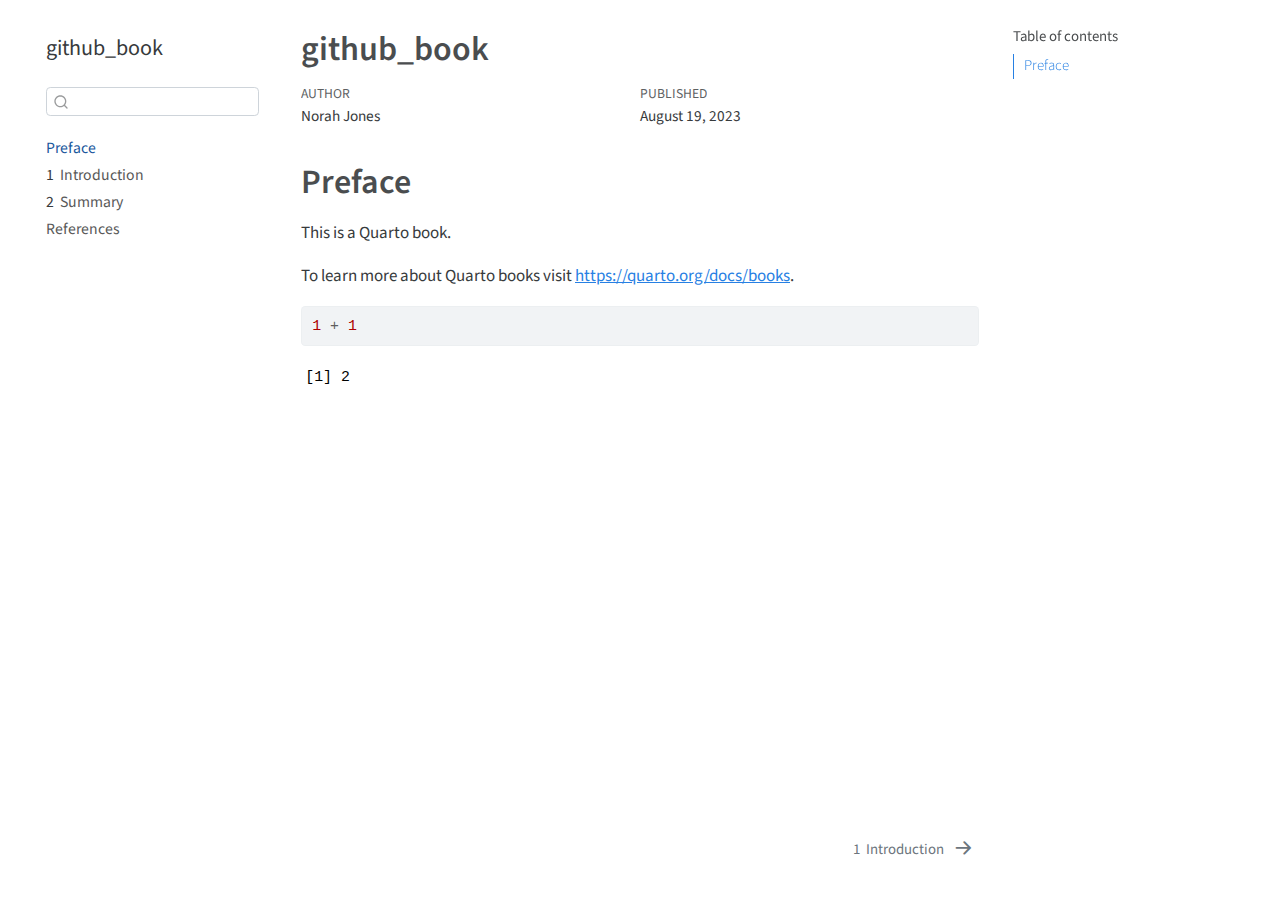
<file: _book/index.html>
<!DOCTYPE html>
<html xmlns="http://www.w3.org/1999/xhtml" lang="en" xml:lang="en"><head>

<meta charset="utf-8">
<meta name="generator" content="quarto-1.3.433">

<meta name="viewport" content="width=device-width, initial-scale=1.0, user-scalable=yes">

<meta name="author" content="Norah Jones">
<meta name="dcterms.date" content="2023-08-19">

<title>github_book</title>
<style>
code{white-space: pre-wrap;}
span.smallcaps{font-variant: small-caps;}
div.columns{display: flex; gap: min(4vw, 1.5em);}
div.column{flex: auto; overflow-x: auto;}
div.hanging-indent{margin-left: 1.5em; text-indent: -1.5em;}
ul.task-list{list-style: none;}
ul.task-list li input[type="checkbox"] {
  width: 0.8em;
  margin: 0 0.8em 0.2em -1em; /* quarto-specific, see https://github.com/quarto-dev/quarto-cli/issues/4556 */ 
  vertical-align: middle;
}
/* CSS for syntax highlighting */
pre > code.sourceCode { white-space: pre; position: relative; }
pre > code.sourceCode > span { display: inline-block; line-height: 1.25; }
pre > code.sourceCode > span:empty { height: 1.2em; }
.sourceCode { overflow: visible; }
code.sourceCode > span { color: inherit; text-decoration: inherit; }
div.sourceCode { margin: 1em 0; }
pre.sourceCode { margin: 0; }
@media screen {
div.sourceCode { overflow: auto; }
}
@media print {
pre > code.sourceCode { white-space: pre-wrap; }
pre > code.sourceCode > span { text-indent: -5em; padding-left: 5em; }
}
pre.numberSource code
  { counter-reset: source-line 0; }
pre.numberSource code > span
  { position: relative; left: -4em; counter-increment: source-line; }
pre.numberSource code > span > a:first-child::before
  { content: counter(source-line);
    position: relative; left: -1em; text-align: right; vertical-align: baseline;
    border: none; display: inline-block;
    -webkit-touch-callout: none; -webkit-user-select: none;
    -khtml-user-select: none; -moz-user-select: none;
    -ms-user-select: none; user-select: none;
    padding: 0 4px; width: 4em;
  }
pre.numberSource { margin-left: 3em;  padding-left: 4px; }
div.sourceCode
  {   }
@media screen {
pre > code.sourceCode > span > a:first-child::before { text-decoration: underline; }
}
</style>


<script src="site_libs/quarto-nav/quarto-nav.js"></script>
<script src="site_libs/quarto-nav/headroom.min.js"></script>
<script src="site_libs/clipboard/clipboard.min.js"></script>
<script src="site_libs/quarto-search/autocomplete.umd.js"></script>
<script src="site_libs/quarto-search/fuse.min.js"></script>
<script src="site_libs/quarto-search/quarto-search.js"></script>
<meta name="quarto:offset" content="./">
<link href="./intro.html" rel="next">
<script src="site_libs/quarto-html/quarto.js"></script>
<script src="site_libs/quarto-html/popper.min.js"></script>
<script src="site_libs/quarto-html/tippy.umd.min.js"></script>
<script src="site_libs/quarto-html/anchor.min.js"></script>
<link href="site_libs/quarto-html/tippy.css" rel="stylesheet">
<link href="site_libs/quarto-html/quarto-syntax-highlighting.css" rel="stylesheet" id="quarto-text-highlighting-styles">
<script src="site_libs/bootstrap/bootstrap.min.js"></script>
<link href="site_libs/bootstrap/bootstrap-icons.css" rel="stylesheet">
<link href="site_libs/bootstrap/bootstrap.min.css" rel="stylesheet" id="quarto-bootstrap" data-mode="light">
<script id="quarto-search-options" type="application/json">{
  "location": "sidebar",
  "copy-button": false,
  "collapse-after": 3,
  "panel-placement": "start",
  "type": "textbox",
  "limit": 20,
  "language": {
    "search-no-results-text": "No results",
    "search-matching-documents-text": "matching documents",
    "search-copy-link-title": "Copy link to search",
    "search-hide-matches-text": "Hide additional matches",
    "search-more-match-text": "more match in this document",
    "search-more-matches-text": "more matches in this document",
    "search-clear-button-title": "Clear",
    "search-detached-cancel-button-title": "Cancel",
    "search-submit-button-title": "Submit",
    "search-label": "Search"
  }
}</script>


</head>

<body class="nav-sidebar floating">

<div id="quarto-search-results"></div>
  <header id="quarto-header" class="headroom fixed-top">
  <nav class="quarto-secondary-nav">
    <div class="container-fluid d-flex">
      <button type="button" class="quarto-btn-toggle btn" data-bs-toggle="collapse" data-bs-target="#quarto-sidebar,#quarto-sidebar-glass" aria-controls="quarto-sidebar" aria-expanded="false" aria-label="Toggle sidebar navigation" onclick="if (window.quartoToggleHeadroom) { window.quartoToggleHeadroom(); }">
        <i class="bi bi-layout-text-sidebar-reverse"></i>
      </button>
      <nav class="quarto-page-breadcrumbs" aria-label="breadcrumb"><ol class="breadcrumb"><li class="breadcrumb-item"><a href="./index.html">Preface</a></li></ol></nav>
      <a class="flex-grow-1" role="button" data-bs-toggle="collapse" data-bs-target="#quarto-sidebar,#quarto-sidebar-glass" aria-controls="quarto-sidebar" aria-expanded="false" aria-label="Toggle sidebar navigation" onclick="if (window.quartoToggleHeadroom) { window.quartoToggleHeadroom(); }">      
      </a>
      <button type="button" class="btn quarto-search-button" aria-label="" onclick="window.quartoOpenSearch();">
        <i class="bi bi-search"></i>
      </button>
    </div>
  </nav>
</header>
<!-- content -->
<div id="quarto-content" class="quarto-container page-columns page-rows-contents page-layout-article">
<!-- sidebar -->
  <nav id="quarto-sidebar" class="sidebar collapse collapse-horizontal sidebar-navigation floating overflow-auto">
    <div class="pt-lg-2 mt-2 text-left sidebar-header">
    <div class="sidebar-title mb-0 py-0">
      <a href="./">github_book</a> 
    </div>
      </div>
        <div class="mt-2 flex-shrink-0 align-items-center">
        <div class="sidebar-search">
        <div id="quarto-search" class="" title="Search"></div>
        </div>
        </div>
    <div class="sidebar-menu-container"> 
    <ul class="list-unstyled mt-1">
        <li class="sidebar-item">
  <div class="sidebar-item-container"> 
  <a href="./index.html" class="sidebar-item-text sidebar-link active">
 <span class="menu-text">Preface</span></a>
  </div>
</li>
        <li class="sidebar-item">
  <div class="sidebar-item-container"> 
  <a href="./intro.html" class="sidebar-item-text sidebar-link">
 <span class="menu-text"><span class="chapter-number">1</span>&nbsp; <span class="chapter-title">Introduction</span></span></a>
  </div>
</li>
        <li class="sidebar-item">
  <div class="sidebar-item-container"> 
  <a href="./summary.html" class="sidebar-item-text sidebar-link">
 <span class="menu-text"><span class="chapter-number">2</span>&nbsp; <span class="chapter-title">Summary</span></span></a>
  </div>
</li>
        <li class="sidebar-item">
  <div class="sidebar-item-container"> 
  <a href="./references.html" class="sidebar-item-text sidebar-link">
 <span class="menu-text">References</span></a>
  </div>
</li>
    </ul>
    </div>
</nav>
<div id="quarto-sidebar-glass" data-bs-toggle="collapse" data-bs-target="#quarto-sidebar,#quarto-sidebar-glass"></div>
<!-- margin-sidebar -->
    <div id="quarto-margin-sidebar" class="sidebar margin-sidebar">
        <nav id="TOC" role="doc-toc" class="toc-active">
    <h2 id="toc-title">Table of contents</h2>
   
  <ul>
  <li><a href="#preface" id="toc-preface" class="nav-link active" data-scroll-target="#preface">Preface</a></li>
  </ul>
</nav>
    </div>
<!-- main -->
<main class="content" id="quarto-document-content">

<header id="title-block-header" class="quarto-title-block default">
<div class="quarto-title">
<h1 class="title">github_book</h1>
</div>



<div class="quarto-title-meta">

    <div>
    <div class="quarto-title-meta-heading">Author</div>
    <div class="quarto-title-meta-contents">
             <p>Norah Jones </p>
          </div>
  </div>
    
    <div>
    <div class="quarto-title-meta-heading">Published</div>
    <div class="quarto-title-meta-contents">
      <p class="date">August 19, 2023</p>
    </div>
  </div>
  
    
  </div>
  

</header>

<section id="preface" class="level1 unnumbered">
<h1 class="unnumbered">Preface</h1>
<p>This is a Quarto book.</p>
<p>To learn more about Quarto books visit <a href="https://quarto.org/docs/books" class="uri">https://quarto.org/docs/books</a>.</p>
<div class="cell">
<div class="sourceCode cell-code" id="cb1"><pre class="sourceCode r code-with-copy"><code class="sourceCode r"><span id="cb1-1"><a href="#cb1-1" aria-hidden="true" tabindex="-1"></a><span class="dv">1</span> <span class="sc">+</span> <span class="dv">1</span></span></code><button title="Copy to Clipboard" class="code-copy-button"><i class="bi"></i></button></pre></div>
<div class="cell-output cell-output-stdout">
<pre><code>[1] 2</code></pre>
</div>
</div>


</section>

</main> <!-- /main -->
<script id="quarto-html-after-body" type="application/javascript">
window.document.addEventListener("DOMContentLoaded", function (event) {
  const toggleBodyColorMode = (bsSheetEl) => {
    const mode = bsSheetEl.getAttribute("data-mode");
    const bodyEl = window.document.querySelector("body");
    if (mode === "dark") {
      bodyEl.classList.add("quarto-dark");
      bodyEl.classList.remove("quarto-light");
    } else {
      bodyEl.classList.add("quarto-light");
      bodyEl.classList.remove("quarto-dark");
    }
  }
  const toggleBodyColorPrimary = () => {
    const bsSheetEl = window.document.querySelector("link#quarto-bootstrap");
    if (bsSheetEl) {
      toggleBodyColorMode(bsSheetEl);
    }
  }
  toggleBodyColorPrimary();  
  const icon = "";
  const anchorJS = new window.AnchorJS();
  anchorJS.options = {
    placement: 'right',
    icon: icon
  };
  anchorJS.add('.anchored');
  const isCodeAnnotation = (el) => {
    for (const clz of el.classList) {
      if (clz.startsWith('code-annotation-')) {                     
        return true;
      }
    }
    return false;
  }
  const clipboard = new window.ClipboardJS('.code-copy-button', {
    text: function(trigger) {
      const codeEl = trigger.previousElementSibling.cloneNode(true);
      for (const childEl of codeEl.children) {
        if (isCodeAnnotation(childEl)) {
          childEl.remove();
        }
      }
      return codeEl.innerText;
    }
  });
  clipboard.on('success', function(e) {
    // button target
    const button = e.trigger;
    // don't keep focus
    button.blur();
    // flash "checked"
    button.classList.add('code-copy-button-checked');
    var currentTitle = button.getAttribute("title");
    button.setAttribute("title", "Copied!");
    let tooltip;
    if (window.bootstrap) {
      button.setAttribute("data-bs-toggle", "tooltip");
      button.setAttribute("data-bs-placement", "left");
      button.setAttribute("data-bs-title", "Copied!");
      tooltip = new bootstrap.Tooltip(button, 
        { trigger: "manual", 
          customClass: "code-copy-button-tooltip",
          offset: [0, -8]});
      tooltip.show();    
    }
    setTimeout(function() {
      if (tooltip) {
        tooltip.hide();
        button.removeAttribute("data-bs-title");
        button.removeAttribute("data-bs-toggle");
        button.removeAttribute("data-bs-placement");
      }
      button.setAttribute("title", currentTitle);
      button.classList.remove('code-copy-button-checked');
    }, 1000);
    // clear code selection
    e.clearSelection();
  });
  function tippyHover(el, contentFn) {
    const config = {
      allowHTML: true,
      content: contentFn,
      maxWidth: 500,
      delay: 100,
      arrow: false,
      appendTo: function(el) {
          return el.parentElement;
      },
      interactive: true,
      interactiveBorder: 10,
      theme: 'quarto',
      placement: 'bottom-start'
    };
    window.tippy(el, config); 
  }
  const noterefs = window.document.querySelectorAll('a[role="doc-noteref"]');
  for (var i=0; i<noterefs.length; i++) {
    const ref = noterefs[i];
    tippyHover(ref, function() {
      // use id or data attribute instead here
      let href = ref.getAttribute('data-footnote-href') || ref.getAttribute('href');
      try { href = new URL(href).hash; } catch {}
      const id = href.replace(/^#\/?/, "");
      const note = window.document.getElementById(id);
      return note.innerHTML;
    });
  }
      let selectedAnnoteEl;
      const selectorForAnnotation = ( cell, annotation) => {
        let cellAttr = 'data-code-cell="' + cell + '"';
        let lineAttr = 'data-code-annotation="' +  annotation + '"';
        const selector = 'span[' + cellAttr + '][' + lineAttr + ']';
        return selector;
      }
      const selectCodeLines = (annoteEl) => {
        const doc = window.document;
        const targetCell = annoteEl.getAttribute("data-target-cell");
        const targetAnnotation = annoteEl.getAttribute("data-target-annotation");
        const annoteSpan = window.document.querySelector(selectorForAnnotation(targetCell, targetAnnotation));
        const lines = annoteSpan.getAttribute("data-code-lines").split(",");
        const lineIds = lines.map((line) => {
          return targetCell + "-" + line;
        })
        let top = null;
        let height = null;
        let parent = null;
        if (lineIds.length > 0) {
            //compute the position of the single el (top and bottom and make a div)
            const el = window.document.getElementById(lineIds[0]);
            top = el.offsetTop;
            height = el.offsetHeight;
            parent = el.parentElement.parentElement;
          if (lineIds.length > 1) {
            const lastEl = window.document.getElementById(lineIds[lineIds.length - 1]);
            const bottom = lastEl.offsetTop + lastEl.offsetHeight;
            height = bottom - top;
          }
          if (top !== null && height !== null && parent !== null) {
            // cook up a div (if necessary) and position it 
            let div = window.document.getElementById("code-annotation-line-highlight");
            if (div === null) {
              div = window.document.createElement("div");
              div.setAttribute("id", "code-annotation-line-highlight");
              div.style.position = 'absolute';
              parent.appendChild(div);
            }
            div.style.top = top - 2 + "px";
            div.style.height = height + 4 + "px";
            let gutterDiv = window.document.getElementById("code-annotation-line-highlight-gutter");
            if (gutterDiv === null) {
              gutterDiv = window.document.createElement("div");
              gutterDiv.setAttribute("id", "code-annotation-line-highlight-gutter");
              gutterDiv.style.position = 'absolute';
              const codeCell = window.document.getElementById(targetCell);
              const gutter = codeCell.querySelector('.code-annotation-gutter');
              gutter.appendChild(gutterDiv);
            }
            gutterDiv.style.top = top - 2 + "px";
            gutterDiv.style.height = height + 4 + "px";
          }
          selectedAnnoteEl = annoteEl;
        }
      };
      const unselectCodeLines = () => {
        const elementsIds = ["code-annotation-line-highlight", "code-annotation-line-highlight-gutter"];
        elementsIds.forEach((elId) => {
          const div = window.document.getElementById(elId);
          if (div) {
            div.remove();
          }
        });
        selectedAnnoteEl = undefined;
      };
      // Attach click handler to the DT
      const annoteDls = window.document.querySelectorAll('dt[data-target-cell]');
      for (const annoteDlNode of annoteDls) {
        annoteDlNode.addEventListener('click', (event) => {
          const clickedEl = event.target;
          if (clickedEl !== selectedAnnoteEl) {
            unselectCodeLines();
            const activeEl = window.document.querySelector('dt[data-target-cell].code-annotation-active');
            if (activeEl) {
              activeEl.classList.remove('code-annotation-active');
            }
            selectCodeLines(clickedEl);
            clickedEl.classList.add('code-annotation-active');
          } else {
            // Unselect the line
            unselectCodeLines();
            clickedEl.classList.remove('code-annotation-active');
          }
        });
      }
  const findCites = (el) => {
    const parentEl = el.parentElement;
    if (parentEl) {
      const cites = parentEl.dataset.cites;
      if (cites) {
        return {
          el,
          cites: cites.split(' ')
        };
      } else {
        return findCites(el.parentElement)
      }
    } else {
      return undefined;
    }
  };
  var bibliorefs = window.document.querySelectorAll('a[role="doc-biblioref"]');
  for (var i=0; i<bibliorefs.length; i++) {
    const ref = bibliorefs[i];
    const citeInfo = findCites(ref);
    if (citeInfo) {
      tippyHover(citeInfo.el, function() {
        var popup = window.document.createElement('div');
        citeInfo.cites.forEach(function(cite) {
          var citeDiv = window.document.createElement('div');
          citeDiv.classList.add('hanging-indent');
          citeDiv.classList.add('csl-entry');
          var biblioDiv = window.document.getElementById('ref-' + cite);
          if (biblioDiv) {
            citeDiv.innerHTML = biblioDiv.innerHTML;
          }
          popup.appendChild(citeDiv);
        });
        return popup.innerHTML;
      });
    }
  }
});
</script>
<nav class="page-navigation">
  <div class="nav-page nav-page-previous">
  </div>
  <div class="nav-page nav-page-next">
      <a href="./intro.html" class="pagination-link">
        <span class="nav-page-text"><span class="chapter-number">1</span>&nbsp; <span class="chapter-title">Introduction</span></span> <i class="bi bi-arrow-right-short"></i>
      </a>
  </div>
</nav>
</div> <!-- /content -->



</body></html>
</file>
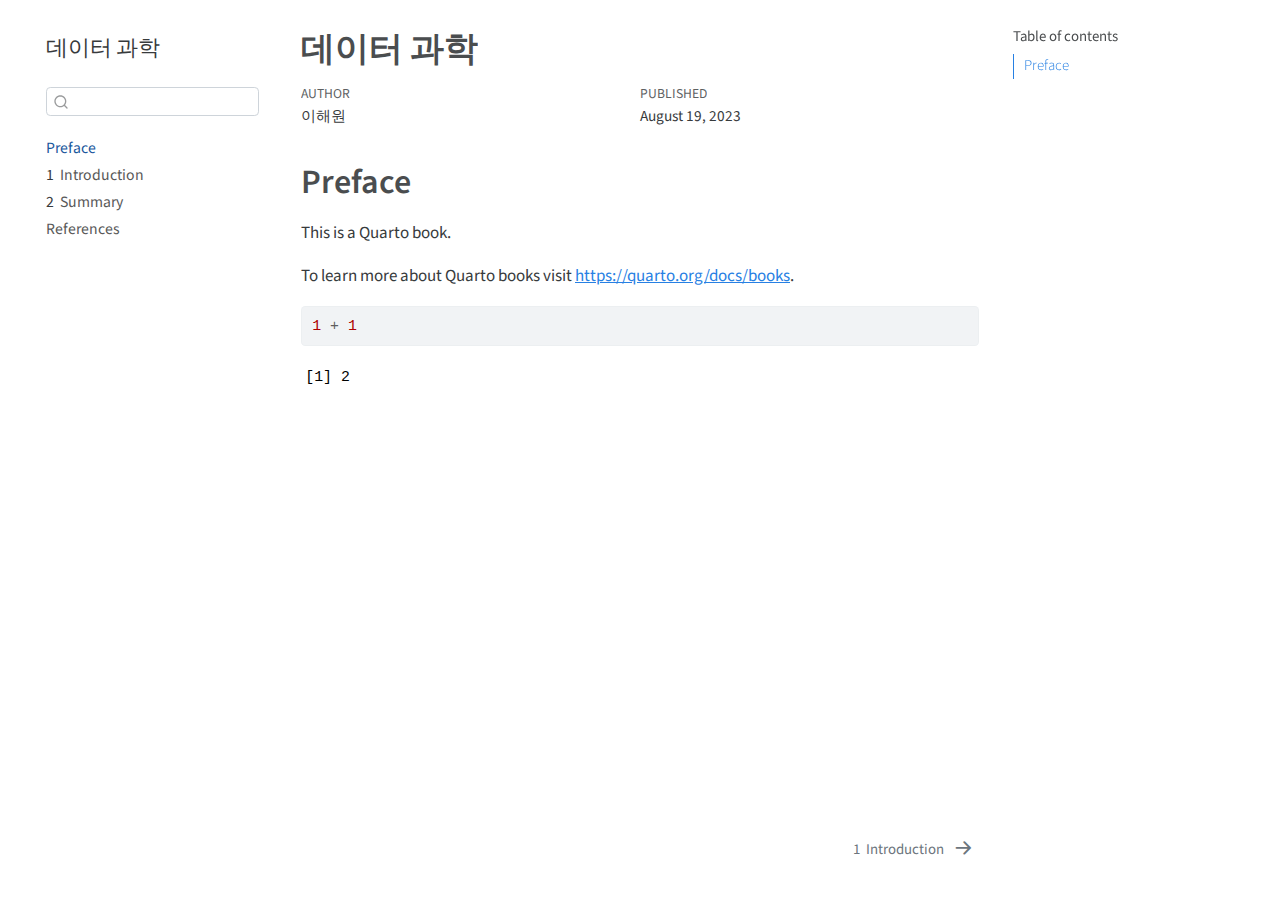
<file: docs/index.html>
<!DOCTYPE html>
<html xmlns="http://www.w3.org/1999/xhtml" lang="en" xml:lang="en"><head>

<meta charset="utf-8">
<meta name="generator" content="quarto-1.3.433">

<meta name="viewport" content="width=device-width, initial-scale=1.0, user-scalable=yes">

<meta name="author" content="이해원">
<meta name="dcterms.date" content="2023-08-19">

<title>데이터 과학</title>
<style>
code{white-space: pre-wrap;}
span.smallcaps{font-variant: small-caps;}
div.columns{display: flex; gap: min(4vw, 1.5em);}
div.column{flex: auto; overflow-x: auto;}
div.hanging-indent{margin-left: 1.5em; text-indent: -1.5em;}
ul.task-list{list-style: none;}
ul.task-list li input[type="checkbox"] {
  width: 0.8em;
  margin: 0 0.8em 0.2em -1em; /* quarto-specific, see https://github.com/quarto-dev/quarto-cli/issues/4556 */ 
  vertical-align: middle;
}
/* CSS for syntax highlighting */
pre > code.sourceCode { white-space: pre; position: relative; }
pre > code.sourceCode > span { display: inline-block; line-height: 1.25; }
pre > code.sourceCode > span:empty { height: 1.2em; }
.sourceCode { overflow: visible; }
code.sourceCode > span { color: inherit; text-decoration: inherit; }
div.sourceCode { margin: 1em 0; }
pre.sourceCode { margin: 0; }
@media screen {
div.sourceCode { overflow: auto; }
}
@media print {
pre > code.sourceCode { white-space: pre-wrap; }
pre > code.sourceCode > span { text-indent: -5em; padding-left: 5em; }
}
pre.numberSource code
  { counter-reset: source-line 0; }
pre.numberSource code > span
  { position: relative; left: -4em; counter-increment: source-line; }
pre.numberSource code > span > a:first-child::before
  { content: counter(source-line);
    position: relative; left: -1em; text-align: right; vertical-align: baseline;
    border: none; display: inline-block;
    -webkit-touch-callout: none; -webkit-user-select: none;
    -khtml-user-select: none; -moz-user-select: none;
    -ms-user-select: none; user-select: none;
    padding: 0 4px; width: 4em;
  }
pre.numberSource { margin-left: 3em;  padding-left: 4px; }
div.sourceCode
  {   }
@media screen {
pre > code.sourceCode > span > a:first-child::before { text-decoration: underline; }
}
</style>


<script src="site_libs/quarto-nav/quarto-nav.js"></script>
<script src="site_libs/quarto-nav/headroom.min.js"></script>
<script src="site_libs/clipboard/clipboard.min.js"></script>
<script src="site_libs/quarto-search/autocomplete.umd.js"></script>
<script src="site_libs/quarto-search/fuse.min.js"></script>
<script src="site_libs/quarto-search/quarto-search.js"></script>
<meta name="quarto:offset" content="./">
<link href="./intro.html" rel="next">
<script src="site_libs/quarto-html/quarto.js"></script>
<script src="site_libs/quarto-html/popper.min.js"></script>
<script src="site_libs/quarto-html/tippy.umd.min.js"></script>
<script src="site_libs/quarto-html/anchor.min.js"></script>
<link href="site_libs/quarto-html/tippy.css" rel="stylesheet">
<link href="site_libs/quarto-html/quarto-syntax-highlighting.css" rel="stylesheet" id="quarto-text-highlighting-styles">
<script src="site_libs/bootstrap/bootstrap.min.js"></script>
<link href="site_libs/bootstrap/bootstrap-icons.css" rel="stylesheet">
<link href="site_libs/bootstrap/bootstrap.min.css" rel="stylesheet" id="quarto-bootstrap" data-mode="light">
<script id="quarto-search-options" type="application/json">{
  "location": "sidebar",
  "copy-button": false,
  "collapse-after": 3,
  "panel-placement": "start",
  "type": "textbox",
  "limit": 20,
  "language": {
    "search-no-results-text": "No results",
    "search-matching-documents-text": "matching documents",
    "search-copy-link-title": "Copy link to search",
    "search-hide-matches-text": "Hide additional matches",
    "search-more-match-text": "more match in this document",
    "search-more-matches-text": "more matches in this document",
    "search-clear-button-title": "Clear",
    "search-detached-cancel-button-title": "Cancel",
    "search-submit-button-title": "Submit",
    "search-label": "Search"
  }
}</script>


</head>

<body class="nav-sidebar floating">

<div id="quarto-search-results"></div>
  <header id="quarto-header" class="headroom fixed-top">
  <nav class="quarto-secondary-nav">
    <div class="container-fluid d-flex">
      <button type="button" class="quarto-btn-toggle btn" data-bs-toggle="collapse" data-bs-target="#quarto-sidebar,#quarto-sidebar-glass" aria-controls="quarto-sidebar" aria-expanded="false" aria-label="Toggle sidebar navigation" onclick="if (window.quartoToggleHeadroom) { window.quartoToggleHeadroom(); }">
        <i class="bi bi-layout-text-sidebar-reverse"></i>
      </button>
      <nav class="quarto-page-breadcrumbs" aria-label="breadcrumb"><ol class="breadcrumb"><li class="breadcrumb-item"><a href="./index.html">Preface</a></li></ol></nav>
      <a class="flex-grow-1" role="button" data-bs-toggle="collapse" data-bs-target="#quarto-sidebar,#quarto-sidebar-glass" aria-controls="quarto-sidebar" aria-expanded="false" aria-label="Toggle sidebar navigation" onclick="if (window.quartoToggleHeadroom) { window.quartoToggleHeadroom(); }">      
      </a>
      <button type="button" class="btn quarto-search-button" aria-label="" onclick="window.quartoOpenSearch();">
        <i class="bi bi-search"></i>
      </button>
    </div>
  </nav>
</header>
<!-- content -->
<div id="quarto-content" class="quarto-container page-columns page-rows-contents page-layout-article">
<!-- sidebar -->
  <nav id="quarto-sidebar" class="sidebar collapse collapse-horizontal sidebar-navigation floating overflow-auto">
    <div class="pt-lg-2 mt-2 text-left sidebar-header">
    <div class="sidebar-title mb-0 py-0">
      <a href="./">데이터 과학</a> 
    </div>
      </div>
        <div class="mt-2 flex-shrink-0 align-items-center">
        <div class="sidebar-search">
        <div id="quarto-search" class="" title="Search"></div>
        </div>
        </div>
    <div class="sidebar-menu-container"> 
    <ul class="list-unstyled mt-1">
        <li class="sidebar-item">
  <div class="sidebar-item-container"> 
  <a href="./index.html" class="sidebar-item-text sidebar-link active">
 <span class="menu-text">Preface</span></a>
  </div>
</li>
        <li class="sidebar-item">
  <div class="sidebar-item-container"> 
  <a href="./intro.html" class="sidebar-item-text sidebar-link">
 <span class="menu-text"><span class="chapter-number">1</span>&nbsp; <span class="chapter-title">Introduction</span></span></a>
  </div>
</li>
        <li class="sidebar-item">
  <div class="sidebar-item-container"> 
  <a href="./summary.html" class="sidebar-item-text sidebar-link">
 <span class="menu-text"><span class="chapter-number">2</span>&nbsp; <span class="chapter-title">Summary</span></span></a>
  </div>
</li>
        <li class="sidebar-item">
  <div class="sidebar-item-container"> 
  <a href="./references.html" class="sidebar-item-text sidebar-link">
 <span class="menu-text">References</span></a>
  </div>
</li>
    </ul>
    </div>
</nav>
<div id="quarto-sidebar-glass" data-bs-toggle="collapse" data-bs-target="#quarto-sidebar,#quarto-sidebar-glass"></div>
<!-- margin-sidebar -->
    <div id="quarto-margin-sidebar" class="sidebar margin-sidebar">
        <nav id="TOC" role="doc-toc" class="toc-active">
    <h2 id="toc-title">Table of contents</h2>
   
  <ul>
  <li><a href="#preface" id="toc-preface" class="nav-link active" data-scroll-target="#preface">Preface</a></li>
  </ul>
</nav>
    </div>
<!-- main -->
<main class="content" id="quarto-document-content">

<header id="title-block-header" class="quarto-title-block default">
<div class="quarto-title">
<h1 class="title">데이터 과학</h1>
</div>



<div class="quarto-title-meta">

    <div>
    <div class="quarto-title-meta-heading">Author</div>
    <div class="quarto-title-meta-contents">
             <p>이해원 </p>
          </div>
  </div>
    
    <div>
    <div class="quarto-title-meta-heading">Published</div>
    <div class="quarto-title-meta-contents">
      <p class="date">August 19, 2023</p>
    </div>
  </div>
  
    
  </div>
  

</header>

<section id="preface" class="level1 unnumbered">
<h1 class="unnumbered">Preface</h1>
<p>This is a Quarto book.</p>
<p>To learn more about Quarto books visit <a href="https://quarto.org/docs/books" class="uri">https://quarto.org/docs/books</a>.</p>
<div class="cell">
<div class="sourceCode cell-code" id="cb1"><pre class="sourceCode r code-with-copy"><code class="sourceCode r"><span id="cb1-1"><a href="#cb1-1" aria-hidden="true" tabindex="-1"></a><span class="dv">1</span> <span class="sc">+</span> <span class="dv">1</span></span></code><button title="Copy to Clipboard" class="code-copy-button"><i class="bi"></i></button></pre></div>
<div class="cell-output cell-output-stdout">
<pre><code>[1] 2</code></pre>
</div>
</div>


</section>

</main> <!-- /main -->
<script id="quarto-html-after-body" type="application/javascript">
window.document.addEventListener("DOMContentLoaded", function (event) {
  const toggleBodyColorMode = (bsSheetEl) => {
    const mode = bsSheetEl.getAttribute("data-mode");
    const bodyEl = window.document.querySelector("body");
    if (mode === "dark") {
      bodyEl.classList.add("quarto-dark");
      bodyEl.classList.remove("quarto-light");
    } else {
      bodyEl.classList.add("quarto-light");
      bodyEl.classList.remove("quarto-dark");
    }
  }
  const toggleBodyColorPrimary = () => {
    const bsSheetEl = window.document.querySelector("link#quarto-bootstrap");
    if (bsSheetEl) {
      toggleBodyColorMode(bsSheetEl);
    }
  }
  toggleBodyColorPrimary();  
  const icon = "";
  const anchorJS = new window.AnchorJS();
  anchorJS.options = {
    placement: 'right',
    icon: icon
  };
  anchorJS.add('.anchored');
  const isCodeAnnotation = (el) => {
    for (const clz of el.classList) {
      if (clz.startsWith('code-annotation-')) {                     
        return true;
      }
    }
    return false;
  }
  const clipboard = new window.ClipboardJS('.code-copy-button', {
    text: function(trigger) {
      const codeEl = trigger.previousElementSibling.cloneNode(true);
      for (const childEl of codeEl.children) {
        if (isCodeAnnotation(childEl)) {
          childEl.remove();
        }
      }
      return codeEl.innerText;
    }
  });
  clipboard.on('success', function(e) {
    // button target
    const button = e.trigger;
    // don't keep focus
    button.blur();
    // flash "checked"
    button.classList.add('code-copy-button-checked');
    var currentTitle = button.getAttribute("title");
    button.setAttribute("title", "Copied!");
    let tooltip;
    if (window.bootstrap) {
      button.setAttribute("data-bs-toggle", "tooltip");
      button.setAttribute("data-bs-placement", "left");
      button.setAttribute("data-bs-title", "Copied!");
      tooltip = new bootstrap.Tooltip(button, 
        { trigger: "manual", 
          customClass: "code-copy-button-tooltip",
          offset: [0, -8]});
      tooltip.show();    
    }
    setTimeout(function() {
      if (tooltip) {
        tooltip.hide();
        button.removeAttribute("data-bs-title");
        button.removeAttribute("data-bs-toggle");
        button.removeAttribute("data-bs-placement");
      }
      button.setAttribute("title", currentTitle);
      button.classList.remove('code-copy-button-checked');
    }, 1000);
    // clear code selection
    e.clearSelection();
  });
  function tippyHover(el, contentFn) {
    const config = {
      allowHTML: true,
      content: contentFn,
      maxWidth: 500,
      delay: 100,
      arrow: false,
      appendTo: function(el) {
          return el.parentElement;
      },
      interactive: true,
      interactiveBorder: 10,
      theme: 'quarto',
      placement: 'bottom-start'
    };
    window.tippy(el, config); 
  }
  const noterefs = window.document.querySelectorAll('a[role="doc-noteref"]');
  for (var i=0; i<noterefs.length; i++) {
    const ref = noterefs[i];
    tippyHover(ref, function() {
      // use id or data attribute instead here
      let href = ref.getAttribute('data-footnote-href') || ref.getAttribute('href');
      try { href = new URL(href).hash; } catch {}
      const id = href.replace(/^#\/?/, "");
      const note = window.document.getElementById(id);
      return note.innerHTML;
    });
  }
      let selectedAnnoteEl;
      const selectorForAnnotation = ( cell, annotation) => {
        let cellAttr = 'data-code-cell="' + cell + '"';
        let lineAttr = 'data-code-annotation="' +  annotation + '"';
        const selector = 'span[' + cellAttr + '][' + lineAttr + ']';
        return selector;
      }
      const selectCodeLines = (annoteEl) => {
        const doc = window.document;
        const targetCell = annoteEl.getAttribute("data-target-cell");
        const targetAnnotation = annoteEl.getAttribute("data-target-annotation");
        const annoteSpan = window.document.querySelector(selectorForAnnotation(targetCell, targetAnnotation));
        const lines = annoteSpan.getAttribute("data-code-lines").split(",");
        const lineIds = lines.map((line) => {
          return targetCell + "-" + line;
        })
        let top = null;
        let height = null;
        let parent = null;
        if (lineIds.length > 0) {
            //compute the position of the single el (top and bottom and make a div)
            const el = window.document.getElementById(lineIds[0]);
            top = el.offsetTop;
            height = el.offsetHeight;
            parent = el.parentElement.parentElement;
          if (lineIds.length > 1) {
            const lastEl = window.document.getElementById(lineIds[lineIds.length - 1]);
            const bottom = lastEl.offsetTop + lastEl.offsetHeight;
            height = bottom - top;
          }
          if (top !== null && height !== null && parent !== null) {
            // cook up a div (if necessary) and position it 
            let div = window.document.getElementById("code-annotation-line-highlight");
            if (div === null) {
              div = window.document.createElement("div");
              div.setAttribute("id", "code-annotation-line-highlight");
              div.style.position = 'absolute';
              parent.appendChild(div);
            }
            div.style.top = top - 2 + "px";
            div.style.height = height + 4 + "px";
            let gutterDiv = window.document.getElementById("code-annotation-line-highlight-gutter");
            if (gutterDiv === null) {
              gutterDiv = window.document.createElement("div");
              gutterDiv.setAttribute("id", "code-annotation-line-highlight-gutter");
              gutterDiv.style.position = 'absolute';
              const codeCell = window.document.getElementById(targetCell);
              const gutter = codeCell.querySelector('.code-annotation-gutter');
              gutter.appendChild(gutterDiv);
            }
            gutterDiv.style.top = top - 2 + "px";
            gutterDiv.style.height = height + 4 + "px";
          }
          selectedAnnoteEl = annoteEl;
        }
      };
      const unselectCodeLines = () => {
        const elementsIds = ["code-annotation-line-highlight", "code-annotation-line-highlight-gutter"];
        elementsIds.forEach((elId) => {
          const div = window.document.getElementById(elId);
          if (div) {
            div.remove();
          }
        });
        selectedAnnoteEl = undefined;
      };
      // Attach click handler to the DT
      const annoteDls = window.document.querySelectorAll('dt[data-target-cell]');
      for (const annoteDlNode of annoteDls) {
        annoteDlNode.addEventListener('click', (event) => {
          const clickedEl = event.target;
          if (clickedEl !== selectedAnnoteEl) {
            unselectCodeLines();
            const activeEl = window.document.querySelector('dt[data-target-cell].code-annotation-active');
            if (activeEl) {
              activeEl.classList.remove('code-annotation-active');
            }
            selectCodeLines(clickedEl);
            clickedEl.classList.add('code-annotation-active');
          } else {
            // Unselect the line
            unselectCodeLines();
            clickedEl.classList.remove('code-annotation-active');
          }
        });
      }
  const findCites = (el) => {
    const parentEl = el.parentElement;
    if (parentEl) {
      const cites = parentEl.dataset.cites;
      if (cites) {
        return {
          el,
          cites: cites.split(' ')
        };
      } else {
        return findCites(el.parentElement)
      }
    } else {
      return undefined;
    }
  };
  var bibliorefs = window.document.querySelectorAll('a[role="doc-biblioref"]');
  for (var i=0; i<bibliorefs.length; i++) {
    const ref = bibliorefs[i];
    const citeInfo = findCites(ref);
    if (citeInfo) {
      tippyHover(citeInfo.el, function() {
        var popup = window.document.createElement('div');
        citeInfo.cites.forEach(function(cite) {
          var citeDiv = window.document.createElement('div');
          citeDiv.classList.add('hanging-indent');
          citeDiv.classList.add('csl-entry');
          var biblioDiv = window.document.getElementById('ref-' + cite);
          if (biblioDiv) {
            citeDiv.innerHTML = biblioDiv.innerHTML;
          }
          popup.appendChild(citeDiv);
        });
        return popup.innerHTML;
      });
    }
  }
});
</script>
<nav class="page-navigation">
  <div class="nav-page nav-page-previous">
  </div>
  <div class="nav-page nav-page-next">
      <a href="./intro.html" class="pagination-link">
        <span class="nav-page-text"><span class="chapter-number">1</span>&nbsp; <span class="chapter-title">Introduction</span></span> <i class="bi bi-arrow-right-short"></i>
      </a>
  </div>
</nav>
</div> <!-- /content -->



</body></html>
</file>
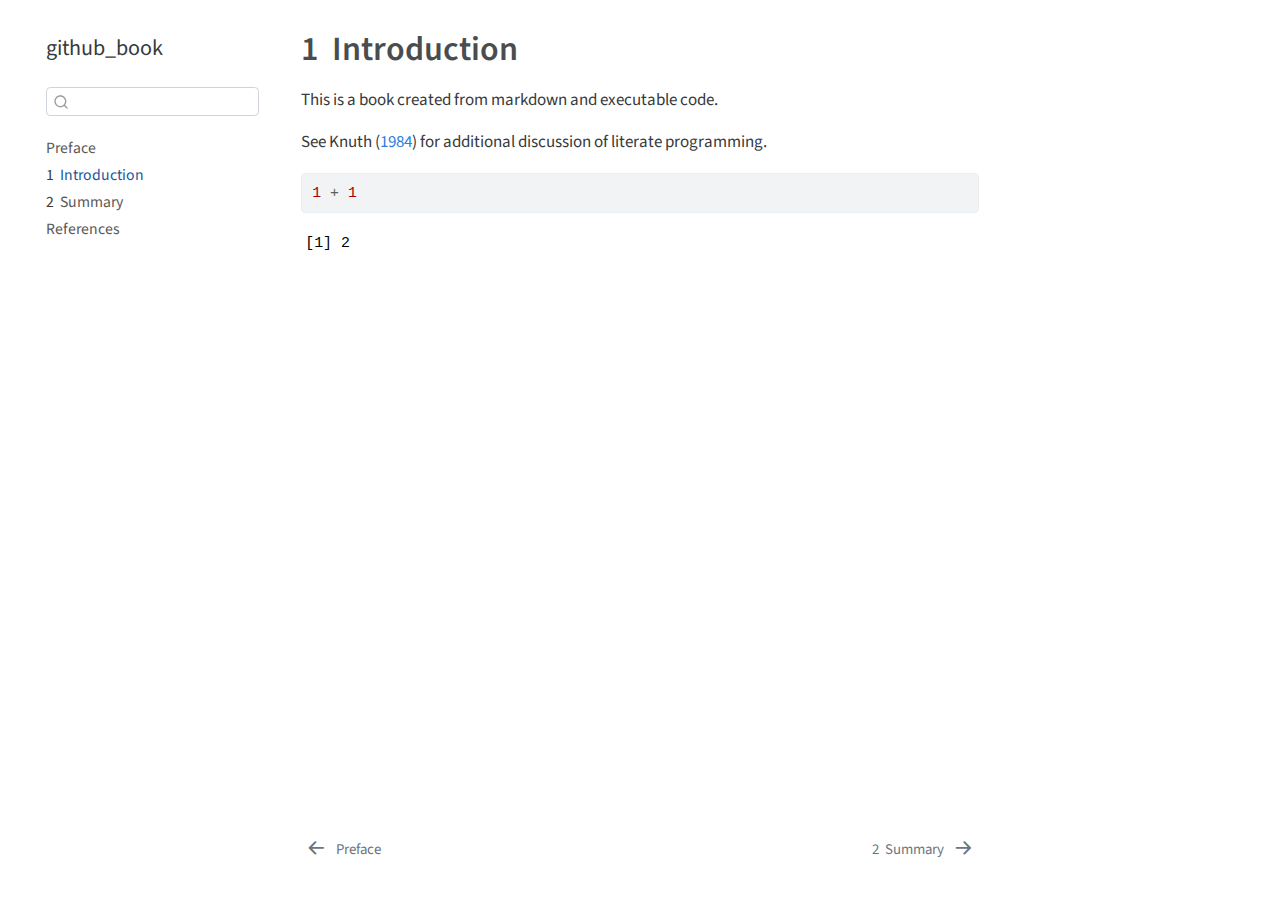
<file: _book/intro.html>
<!DOCTYPE html>
<html xmlns="http://www.w3.org/1999/xhtml" lang="en" xml:lang="en"><head>

<meta charset="utf-8">
<meta name="generator" content="quarto-1.3.433">

<meta name="viewport" content="width=device-width, initial-scale=1.0, user-scalable=yes">


<title>github_book - 1&nbsp; Introduction</title>
<style>
code{white-space: pre-wrap;}
span.smallcaps{font-variant: small-caps;}
div.columns{display: flex; gap: min(4vw, 1.5em);}
div.column{flex: auto; overflow-x: auto;}
div.hanging-indent{margin-left: 1.5em; text-indent: -1.5em;}
ul.task-list{list-style: none;}
ul.task-list li input[type="checkbox"] {
  width: 0.8em;
  margin: 0 0.8em 0.2em -1em; /* quarto-specific, see https://github.com/quarto-dev/quarto-cli/issues/4556 */ 
  vertical-align: middle;
}
/* CSS for syntax highlighting */
pre > code.sourceCode { white-space: pre; position: relative; }
pre > code.sourceCode > span { display: inline-block; line-height: 1.25; }
pre > code.sourceCode > span:empty { height: 1.2em; }
.sourceCode { overflow: visible; }
code.sourceCode > span { color: inherit; text-decoration: inherit; }
div.sourceCode { margin: 1em 0; }
pre.sourceCode { margin: 0; }
@media screen {
div.sourceCode { overflow: auto; }
}
@media print {
pre > code.sourceCode { white-space: pre-wrap; }
pre > code.sourceCode > span { text-indent: -5em; padding-left: 5em; }
}
pre.numberSource code
  { counter-reset: source-line 0; }
pre.numberSource code > span
  { position: relative; left: -4em; counter-increment: source-line; }
pre.numberSource code > span > a:first-child::before
  { content: counter(source-line);
    position: relative; left: -1em; text-align: right; vertical-align: baseline;
    border: none; display: inline-block;
    -webkit-touch-callout: none; -webkit-user-select: none;
    -khtml-user-select: none; -moz-user-select: none;
    -ms-user-select: none; user-select: none;
    padding: 0 4px; width: 4em;
  }
pre.numberSource { margin-left: 3em;  padding-left: 4px; }
div.sourceCode
  {   }
@media screen {
pre > code.sourceCode > span > a:first-child::before { text-decoration: underline; }
}
/* CSS for citations */
div.csl-bib-body { }
div.csl-entry {
  clear: both;
}
.hanging-indent div.csl-entry {
  margin-left:2em;
  text-indent:-2em;
}
div.csl-left-margin {
  min-width:2em;
  float:left;
}
div.csl-right-inline {
  margin-left:2em;
  padding-left:1em;
}
div.csl-indent {
  margin-left: 2em;
}</style>


<script src="site_libs/quarto-nav/quarto-nav.js"></script>
<script src="site_libs/quarto-nav/headroom.min.js"></script>
<script src="site_libs/clipboard/clipboard.min.js"></script>
<script src="site_libs/quarto-search/autocomplete.umd.js"></script>
<script src="site_libs/quarto-search/fuse.min.js"></script>
<script src="site_libs/quarto-search/quarto-search.js"></script>
<meta name="quarto:offset" content="./">
<link href="./summary.html" rel="next">
<link href="./index.html" rel="prev">
<script src="site_libs/quarto-html/quarto.js"></script>
<script src="site_libs/quarto-html/popper.min.js"></script>
<script src="site_libs/quarto-html/tippy.umd.min.js"></script>
<script src="site_libs/quarto-html/anchor.min.js"></script>
<link href="site_libs/quarto-html/tippy.css" rel="stylesheet">
<link href="site_libs/quarto-html/quarto-syntax-highlighting.css" rel="stylesheet" id="quarto-text-highlighting-styles">
<script src="site_libs/bootstrap/bootstrap.min.js"></script>
<link href="site_libs/bootstrap/bootstrap-icons.css" rel="stylesheet">
<link href="site_libs/bootstrap/bootstrap.min.css" rel="stylesheet" id="quarto-bootstrap" data-mode="light">
<script id="quarto-search-options" type="application/json">{
  "location": "sidebar",
  "copy-button": false,
  "collapse-after": 3,
  "panel-placement": "start",
  "type": "textbox",
  "limit": 20,
  "language": {
    "search-no-results-text": "No results",
    "search-matching-documents-text": "matching documents",
    "search-copy-link-title": "Copy link to search",
    "search-hide-matches-text": "Hide additional matches",
    "search-more-match-text": "more match in this document",
    "search-more-matches-text": "more matches in this document",
    "search-clear-button-title": "Clear",
    "search-detached-cancel-button-title": "Cancel",
    "search-submit-button-title": "Submit",
    "search-label": "Search"
  }
}</script>


</head>

<body class="nav-sidebar floating">

<div id="quarto-search-results"></div>
  <header id="quarto-header" class="headroom fixed-top">
  <nav class="quarto-secondary-nav">
    <div class="container-fluid d-flex">
      <button type="button" class="quarto-btn-toggle btn" data-bs-toggle="collapse" data-bs-target="#quarto-sidebar,#quarto-sidebar-glass" aria-controls="quarto-sidebar" aria-expanded="false" aria-label="Toggle sidebar navigation" onclick="if (window.quartoToggleHeadroom) { window.quartoToggleHeadroom(); }">
        <i class="bi bi-layout-text-sidebar-reverse"></i>
      </button>
      <nav class="quarto-page-breadcrumbs" aria-label="breadcrumb"><ol class="breadcrumb"><li class="breadcrumb-item"><a href="./intro.html"><span class="chapter-number">1</span>&nbsp; <span class="chapter-title">Introduction</span></a></li></ol></nav>
      <a class="flex-grow-1" role="button" data-bs-toggle="collapse" data-bs-target="#quarto-sidebar,#quarto-sidebar-glass" aria-controls="quarto-sidebar" aria-expanded="false" aria-label="Toggle sidebar navigation" onclick="if (window.quartoToggleHeadroom) { window.quartoToggleHeadroom(); }">      
      </a>
      <button type="button" class="btn quarto-search-button" aria-label="" onclick="window.quartoOpenSearch();">
        <i class="bi bi-search"></i>
      </button>
    </div>
  </nav>
</header>
<!-- content -->
<div id="quarto-content" class="quarto-container page-columns page-rows-contents page-layout-article">
<!-- sidebar -->
  <nav id="quarto-sidebar" class="sidebar collapse collapse-horizontal sidebar-navigation floating overflow-auto">
    <div class="pt-lg-2 mt-2 text-left sidebar-header">
    <div class="sidebar-title mb-0 py-0">
      <a href="./">github_book</a> 
    </div>
      </div>
        <div class="mt-2 flex-shrink-0 align-items-center">
        <div class="sidebar-search">
        <div id="quarto-search" class="" title="Search"></div>
        </div>
        </div>
    <div class="sidebar-menu-container"> 
    <ul class="list-unstyled mt-1">
        <li class="sidebar-item">
  <div class="sidebar-item-container"> 
  <a href="./index.html" class="sidebar-item-text sidebar-link">
 <span class="menu-text">Preface</span></a>
  </div>
</li>
        <li class="sidebar-item">
  <div class="sidebar-item-container"> 
  <a href="./intro.html" class="sidebar-item-text sidebar-link active">
 <span class="menu-text"><span class="chapter-number">1</span>&nbsp; <span class="chapter-title">Introduction</span></span></a>
  </div>
</li>
        <li class="sidebar-item">
  <div class="sidebar-item-container"> 
  <a href="./summary.html" class="sidebar-item-text sidebar-link">
 <span class="menu-text"><span class="chapter-number">2</span>&nbsp; <span class="chapter-title">Summary</span></span></a>
  </div>
</li>
        <li class="sidebar-item">
  <div class="sidebar-item-container"> 
  <a href="./references.html" class="sidebar-item-text sidebar-link">
 <span class="menu-text">References</span></a>
  </div>
</li>
    </ul>
    </div>
</nav>
<div id="quarto-sidebar-glass" data-bs-toggle="collapse" data-bs-target="#quarto-sidebar,#quarto-sidebar-glass"></div>
<!-- margin-sidebar -->
    <div id="quarto-margin-sidebar" class="sidebar margin-sidebar">
        
    </div>
<!-- main -->
<main class="content" id="quarto-document-content">

<header id="title-block-header" class="quarto-title-block default">
<div class="quarto-title">
<h1 class="title"><span class="chapter-number">1</span>&nbsp; <span class="chapter-title">Introduction</span></h1>
</div>



<div class="quarto-title-meta">

    
  
    
  </div>
  

</header>

<p>This is a book created from markdown and executable code.</p>
<p>See <span class="citation" data-cites="knuth84">Knuth (<a href="references.html#ref-knuth84" role="doc-biblioref">1984</a>)</span> for additional discussion of literate programming.</p>
<div class="cell">
<div class="sourceCode cell-code" id="cb1"><pre class="sourceCode r code-with-copy"><code class="sourceCode r"><span id="cb1-1"><a href="#cb1-1" aria-hidden="true" tabindex="-1"></a><span class="dv">1</span> <span class="sc">+</span> <span class="dv">1</span></span></code><button title="Copy to Clipboard" class="code-copy-button"><i class="bi"></i></button></pre></div>
<div class="cell-output cell-output-stdout">
<pre><code>[1] 2</code></pre>
</div>
</div>


<div id="refs" class="references csl-bib-body hanging-indent" role="list" style="display: none">
<div id="ref-knuth84" class="csl-entry" role="listitem">
Knuth, Donald E. 1984. <span>“Literate Programming.”</span> <em>Comput. J.</em> 27 (2): 97–111. <a href="https://doi.org/10.1093/comjnl/27.2.97">https://doi.org/10.1093/comjnl/27.2.97</a>.
</div>
</div>

</main> <!-- /main -->
<script id="quarto-html-after-body" type="application/javascript">
window.document.addEventListener("DOMContentLoaded", function (event) {
  const toggleBodyColorMode = (bsSheetEl) => {
    const mode = bsSheetEl.getAttribute("data-mode");
    const bodyEl = window.document.querySelector("body");
    if (mode === "dark") {
      bodyEl.classList.add("quarto-dark");
      bodyEl.classList.remove("quarto-light");
    } else {
      bodyEl.classList.add("quarto-light");
      bodyEl.classList.remove("quarto-dark");
    }
  }
  const toggleBodyColorPrimary = () => {
    const bsSheetEl = window.document.querySelector("link#quarto-bootstrap");
    if (bsSheetEl) {
      toggleBodyColorMode(bsSheetEl);
    }
  }
  toggleBodyColorPrimary();  
  const icon = "";
  const anchorJS = new window.AnchorJS();
  anchorJS.options = {
    placement: 'right',
    icon: icon
  };
  anchorJS.add('.anchored');
  const isCodeAnnotation = (el) => {
    for (const clz of el.classList) {
      if (clz.startsWith('code-annotation-')) {                     
        return true;
      }
    }
    return false;
  }
  const clipboard = new window.ClipboardJS('.code-copy-button', {
    text: function(trigger) {
      const codeEl = trigger.previousElementSibling.cloneNode(true);
      for (const childEl of codeEl.children) {
        if (isCodeAnnotation(childEl)) {
          childEl.remove();
        }
      }
      return codeEl.innerText;
    }
  });
  clipboard.on('success', function(e) {
    // button target
    const button = e.trigger;
    // don't keep focus
    button.blur();
    // flash "checked"
    button.classList.add('code-copy-button-checked');
    var currentTitle = button.getAttribute("title");
    button.setAttribute("title", "Copied!");
    let tooltip;
    if (window.bootstrap) {
      button.setAttribute("data-bs-toggle", "tooltip");
      button.setAttribute("data-bs-placement", "left");
      button.setAttribute("data-bs-title", "Copied!");
      tooltip = new bootstrap.Tooltip(button, 
        { trigger: "manual", 
          customClass: "code-copy-button-tooltip",
          offset: [0, -8]});
      tooltip.show();    
    }
    setTimeout(function() {
      if (tooltip) {
        tooltip.hide();
        button.removeAttribute("data-bs-title");
        button.removeAttribute("data-bs-toggle");
        button.removeAttribute("data-bs-placement");
      }
      button.setAttribute("title", currentTitle);
      button.classList.remove('code-copy-button-checked');
    }, 1000);
    // clear code selection
    e.clearSelection();
  });
  function tippyHover(el, contentFn) {
    const config = {
      allowHTML: true,
      content: contentFn,
      maxWidth: 500,
      delay: 100,
      arrow: false,
      appendTo: function(el) {
          return el.parentElement;
      },
      interactive: true,
      interactiveBorder: 10,
      theme: 'quarto',
      placement: 'bottom-start'
    };
    window.tippy(el, config); 
  }
  const noterefs = window.document.querySelectorAll('a[role="doc-noteref"]');
  for (var i=0; i<noterefs.length; i++) {
    const ref = noterefs[i];
    tippyHover(ref, function() {
      // use id or data attribute instead here
      let href = ref.getAttribute('data-footnote-href') || ref.getAttribute('href');
      try { href = new URL(href).hash; } catch {}
      const id = href.replace(/^#\/?/, "");
      const note = window.document.getElementById(id);
      return note.innerHTML;
    });
  }
      let selectedAnnoteEl;
      const selectorForAnnotation = ( cell, annotation) => {
        let cellAttr = 'data-code-cell="' + cell + '"';
        let lineAttr = 'data-code-annotation="' +  annotation + '"';
        const selector = 'span[' + cellAttr + '][' + lineAttr + ']';
        return selector;
      }
      const selectCodeLines = (annoteEl) => {
        const doc = window.document;
        const targetCell = annoteEl.getAttribute("data-target-cell");
        const targetAnnotation = annoteEl.getAttribute("data-target-annotation");
        const annoteSpan = window.document.querySelector(selectorForAnnotation(targetCell, targetAnnotation));
        const lines = annoteSpan.getAttribute("data-code-lines").split(",");
        const lineIds = lines.map((line) => {
          return targetCell + "-" + line;
        })
        let top = null;
        let height = null;
        let parent = null;
        if (lineIds.length > 0) {
            //compute the position of the single el (top and bottom and make a div)
            const el = window.document.getElementById(lineIds[0]);
            top = el.offsetTop;
            height = el.offsetHeight;
            parent = el.parentElement.parentElement;
          if (lineIds.length > 1) {
            const lastEl = window.document.getElementById(lineIds[lineIds.length - 1]);
            const bottom = lastEl.offsetTop + lastEl.offsetHeight;
            height = bottom - top;
          }
          if (top !== null && height !== null && parent !== null) {
            // cook up a div (if necessary) and position it 
            let div = window.document.getElementById("code-annotation-line-highlight");
            if (div === null) {
              div = window.document.createElement("div");
              div.setAttribute("id", "code-annotation-line-highlight");
              div.style.position = 'absolute';
              parent.appendChild(div);
            }
            div.style.top = top - 2 + "px";
            div.style.height = height + 4 + "px";
            let gutterDiv = window.document.getElementById("code-annotation-line-highlight-gutter");
            if (gutterDiv === null) {
              gutterDiv = window.document.createElement("div");
              gutterDiv.setAttribute("id", "code-annotation-line-highlight-gutter");
              gutterDiv.style.position = 'absolute';
              const codeCell = window.document.getElementById(targetCell);
              const gutter = codeCell.querySelector('.code-annotation-gutter');
              gutter.appendChild(gutterDiv);
            }
            gutterDiv.style.top = top - 2 + "px";
            gutterDiv.style.height = height + 4 + "px";
          }
          selectedAnnoteEl = annoteEl;
        }
      };
      const unselectCodeLines = () => {
        const elementsIds = ["code-annotation-line-highlight", "code-annotation-line-highlight-gutter"];
        elementsIds.forEach((elId) => {
          const div = window.document.getElementById(elId);
          if (div) {
            div.remove();
          }
        });
        selectedAnnoteEl = undefined;
      };
      // Attach click handler to the DT
      const annoteDls = window.document.querySelectorAll('dt[data-target-cell]');
      for (const annoteDlNode of annoteDls) {
        annoteDlNode.addEventListener('click', (event) => {
          const clickedEl = event.target;
          if (clickedEl !== selectedAnnoteEl) {
            unselectCodeLines();
            const activeEl = window.document.querySelector('dt[data-target-cell].code-annotation-active');
            if (activeEl) {
              activeEl.classList.remove('code-annotation-active');
            }
            selectCodeLines(clickedEl);
            clickedEl.classList.add('code-annotation-active');
          } else {
            // Unselect the line
            unselectCodeLines();
            clickedEl.classList.remove('code-annotation-active');
          }
        });
      }
  const findCites = (el) => {
    const parentEl = el.parentElement;
    if (parentEl) {
      const cites = parentEl.dataset.cites;
      if (cites) {
        return {
          el,
          cites: cites.split(' ')
        };
      } else {
        return findCites(el.parentElement)
      }
    } else {
      return undefined;
    }
  };
  var bibliorefs = window.document.querySelectorAll('a[role="doc-biblioref"]');
  for (var i=0; i<bibliorefs.length; i++) {
    const ref = bibliorefs[i];
    const citeInfo = findCites(ref);
    if (citeInfo) {
      tippyHover(citeInfo.el, function() {
        var popup = window.document.createElement('div');
        citeInfo.cites.forEach(function(cite) {
          var citeDiv = window.document.createElement('div');
          citeDiv.classList.add('hanging-indent');
          citeDiv.classList.add('csl-entry');
          var biblioDiv = window.document.getElementById('ref-' + cite);
          if (biblioDiv) {
            citeDiv.innerHTML = biblioDiv.innerHTML;
          }
          popup.appendChild(citeDiv);
        });
        return popup.innerHTML;
      });
    }
  }
});
</script>
<nav class="page-navigation">
  <div class="nav-page nav-page-previous">
      <a href="./index.html" class="pagination-link">
        <i class="bi bi-arrow-left-short"></i> <span class="nav-page-text">Preface</span>
      </a>          
  </div>
  <div class="nav-page nav-page-next">
      <a href="./summary.html" class="pagination-link">
        <span class="nav-page-text"><span class="chapter-number">2</span>&nbsp; <span class="chapter-title">Summary</span></span> <i class="bi bi-arrow-right-short"></i>
      </a>
  </div>
</nav>
</div> <!-- /content -->



</body></html>
</file>
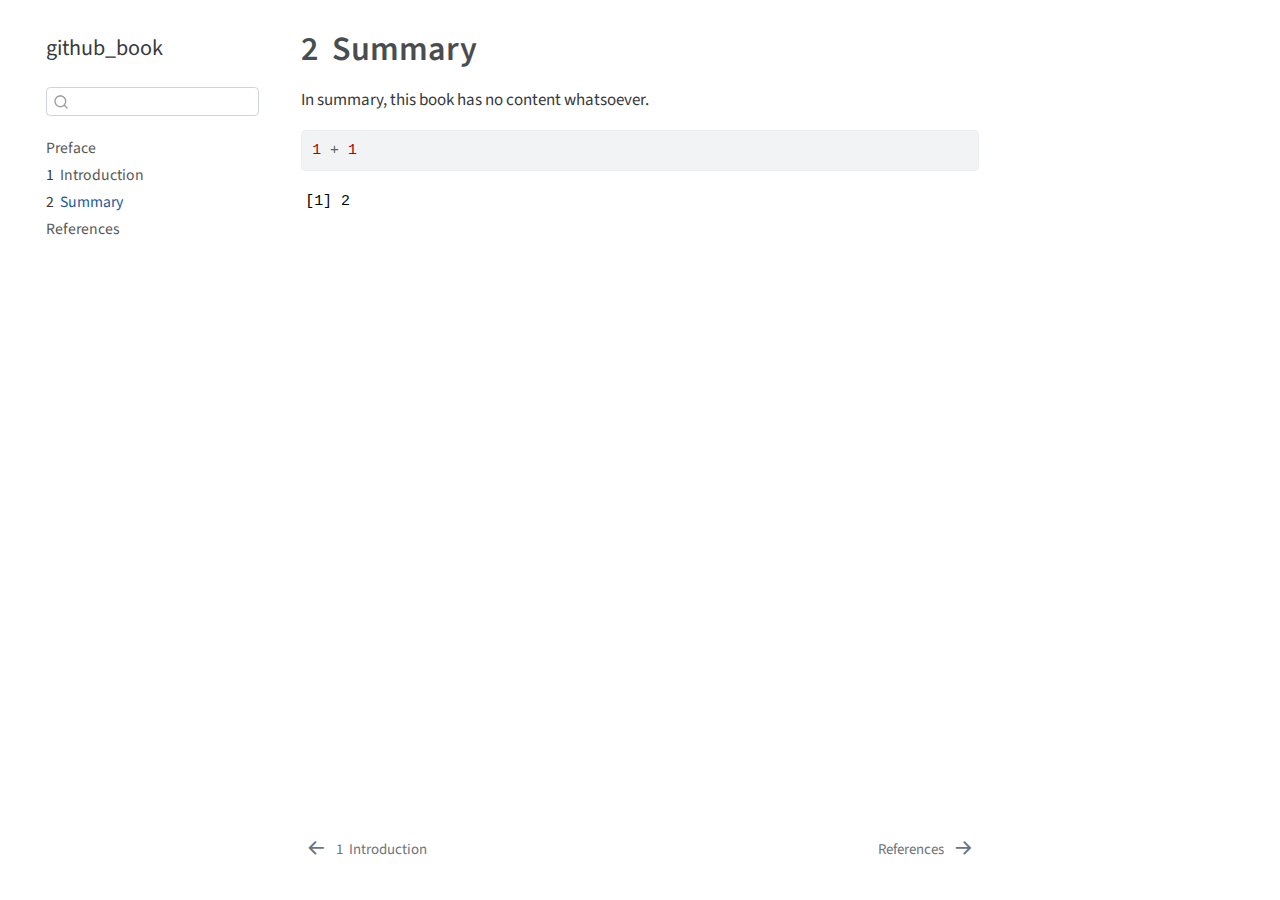
<file: _book/summary.html>
<!DOCTYPE html>
<html xmlns="http://www.w3.org/1999/xhtml" lang="en" xml:lang="en"><head>

<meta charset="utf-8">
<meta name="generator" content="quarto-1.3.433">

<meta name="viewport" content="width=device-width, initial-scale=1.0, user-scalable=yes">


<title>github_book - 2&nbsp; Summary</title>
<style>
code{white-space: pre-wrap;}
span.smallcaps{font-variant: small-caps;}
div.columns{display: flex; gap: min(4vw, 1.5em);}
div.column{flex: auto; overflow-x: auto;}
div.hanging-indent{margin-left: 1.5em; text-indent: -1.5em;}
ul.task-list{list-style: none;}
ul.task-list li input[type="checkbox"] {
  width: 0.8em;
  margin: 0 0.8em 0.2em -1em; /* quarto-specific, see https://github.com/quarto-dev/quarto-cli/issues/4556 */ 
  vertical-align: middle;
}
/* CSS for syntax highlighting */
pre > code.sourceCode { white-space: pre; position: relative; }
pre > code.sourceCode > span { display: inline-block; line-height: 1.25; }
pre > code.sourceCode > span:empty { height: 1.2em; }
.sourceCode { overflow: visible; }
code.sourceCode > span { color: inherit; text-decoration: inherit; }
div.sourceCode { margin: 1em 0; }
pre.sourceCode { margin: 0; }
@media screen {
div.sourceCode { overflow: auto; }
}
@media print {
pre > code.sourceCode { white-space: pre-wrap; }
pre > code.sourceCode > span { text-indent: -5em; padding-left: 5em; }
}
pre.numberSource code
  { counter-reset: source-line 0; }
pre.numberSource code > span
  { position: relative; left: -4em; counter-increment: source-line; }
pre.numberSource code > span > a:first-child::before
  { content: counter(source-line);
    position: relative; left: -1em; text-align: right; vertical-align: baseline;
    border: none; display: inline-block;
    -webkit-touch-callout: none; -webkit-user-select: none;
    -khtml-user-select: none; -moz-user-select: none;
    -ms-user-select: none; user-select: none;
    padding: 0 4px; width: 4em;
  }
pre.numberSource { margin-left: 3em;  padding-left: 4px; }
div.sourceCode
  {   }
@media screen {
pre > code.sourceCode > span > a:first-child::before { text-decoration: underline; }
}
</style>


<script src="site_libs/quarto-nav/quarto-nav.js"></script>
<script src="site_libs/quarto-nav/headroom.min.js"></script>
<script src="site_libs/clipboard/clipboard.min.js"></script>
<script src="site_libs/quarto-search/autocomplete.umd.js"></script>
<script src="site_libs/quarto-search/fuse.min.js"></script>
<script src="site_libs/quarto-search/quarto-search.js"></script>
<meta name="quarto:offset" content="./">
<link href="./references.html" rel="next">
<link href="./intro.html" rel="prev">
<script src="site_libs/quarto-html/quarto.js"></script>
<script src="site_libs/quarto-html/popper.min.js"></script>
<script src="site_libs/quarto-html/tippy.umd.min.js"></script>
<script src="site_libs/quarto-html/anchor.min.js"></script>
<link href="site_libs/quarto-html/tippy.css" rel="stylesheet">
<link href="site_libs/quarto-html/quarto-syntax-highlighting.css" rel="stylesheet" id="quarto-text-highlighting-styles">
<script src="site_libs/bootstrap/bootstrap.min.js"></script>
<link href="site_libs/bootstrap/bootstrap-icons.css" rel="stylesheet">
<link href="site_libs/bootstrap/bootstrap.min.css" rel="stylesheet" id="quarto-bootstrap" data-mode="light">
<script id="quarto-search-options" type="application/json">{
  "location": "sidebar",
  "copy-button": false,
  "collapse-after": 3,
  "panel-placement": "start",
  "type": "textbox",
  "limit": 20,
  "language": {
    "search-no-results-text": "No results",
    "search-matching-documents-text": "matching documents",
    "search-copy-link-title": "Copy link to search",
    "search-hide-matches-text": "Hide additional matches",
    "search-more-match-text": "more match in this document",
    "search-more-matches-text": "more matches in this document",
    "search-clear-button-title": "Clear",
    "search-detached-cancel-button-title": "Cancel",
    "search-submit-button-title": "Submit",
    "search-label": "Search"
  }
}</script>


</head>

<body class="nav-sidebar floating">

<div id="quarto-search-results"></div>
  <header id="quarto-header" class="headroom fixed-top">
  <nav class="quarto-secondary-nav">
    <div class="container-fluid d-flex">
      <button type="button" class="quarto-btn-toggle btn" data-bs-toggle="collapse" data-bs-target="#quarto-sidebar,#quarto-sidebar-glass" aria-controls="quarto-sidebar" aria-expanded="false" aria-label="Toggle sidebar navigation" onclick="if (window.quartoToggleHeadroom) { window.quartoToggleHeadroom(); }">
        <i class="bi bi-layout-text-sidebar-reverse"></i>
      </button>
      <nav class="quarto-page-breadcrumbs" aria-label="breadcrumb"><ol class="breadcrumb"><li class="breadcrumb-item"><a href="./summary.html"><span class="chapter-number">2</span>&nbsp; <span class="chapter-title">Summary</span></a></li></ol></nav>
      <a class="flex-grow-1" role="button" data-bs-toggle="collapse" data-bs-target="#quarto-sidebar,#quarto-sidebar-glass" aria-controls="quarto-sidebar" aria-expanded="false" aria-label="Toggle sidebar navigation" onclick="if (window.quartoToggleHeadroom) { window.quartoToggleHeadroom(); }">      
      </a>
      <button type="button" class="btn quarto-search-button" aria-label="" onclick="window.quartoOpenSearch();">
        <i class="bi bi-search"></i>
      </button>
    </div>
  </nav>
</header>
<!-- content -->
<div id="quarto-content" class="quarto-container page-columns page-rows-contents page-layout-article">
<!-- sidebar -->
  <nav id="quarto-sidebar" class="sidebar collapse collapse-horizontal sidebar-navigation floating overflow-auto">
    <div class="pt-lg-2 mt-2 text-left sidebar-header">
    <div class="sidebar-title mb-0 py-0">
      <a href="./">github_book</a> 
    </div>
      </div>
        <div class="mt-2 flex-shrink-0 align-items-center">
        <div class="sidebar-search">
        <div id="quarto-search" class="" title="Search"></div>
        </div>
        </div>
    <div class="sidebar-menu-container"> 
    <ul class="list-unstyled mt-1">
        <li class="sidebar-item">
  <div class="sidebar-item-container"> 
  <a href="./index.html" class="sidebar-item-text sidebar-link">
 <span class="menu-text">Preface</span></a>
  </div>
</li>
        <li class="sidebar-item">
  <div class="sidebar-item-container"> 
  <a href="./intro.html" class="sidebar-item-text sidebar-link">
 <span class="menu-text"><span class="chapter-number">1</span>&nbsp; <span class="chapter-title">Introduction</span></span></a>
  </div>
</li>
        <li class="sidebar-item">
  <div class="sidebar-item-container"> 
  <a href="./summary.html" class="sidebar-item-text sidebar-link active">
 <span class="menu-text"><span class="chapter-number">2</span>&nbsp; <span class="chapter-title">Summary</span></span></a>
  </div>
</li>
        <li class="sidebar-item">
  <div class="sidebar-item-container"> 
  <a href="./references.html" class="sidebar-item-text sidebar-link">
 <span class="menu-text">References</span></a>
  </div>
</li>
    </ul>
    </div>
</nav>
<div id="quarto-sidebar-glass" data-bs-toggle="collapse" data-bs-target="#quarto-sidebar,#quarto-sidebar-glass"></div>
<!-- margin-sidebar -->
    <div id="quarto-margin-sidebar" class="sidebar margin-sidebar">
        
    </div>
<!-- main -->
<main class="content" id="quarto-document-content">

<header id="title-block-header" class="quarto-title-block default">
<div class="quarto-title">
<h1 class="title"><span class="chapter-number">2</span>&nbsp; <span class="chapter-title">Summary</span></h1>
</div>



<div class="quarto-title-meta">

    
  
    
  </div>
  

</header>

<p>In summary, this book has no content whatsoever.</p>
<div class="cell">
<div class="sourceCode cell-code" id="cb1"><pre class="sourceCode r code-with-copy"><code class="sourceCode r"><span id="cb1-1"><a href="#cb1-1" aria-hidden="true" tabindex="-1"></a><span class="dv">1</span> <span class="sc">+</span> <span class="dv">1</span></span></code><button title="Copy to Clipboard" class="code-copy-button"><i class="bi"></i></button></pre></div>
<div class="cell-output cell-output-stdout">
<pre><code>[1] 2</code></pre>
</div>
</div>



</main> <!-- /main -->
<script id="quarto-html-after-body" type="application/javascript">
window.document.addEventListener("DOMContentLoaded", function (event) {
  const toggleBodyColorMode = (bsSheetEl) => {
    const mode = bsSheetEl.getAttribute("data-mode");
    const bodyEl = window.document.querySelector("body");
    if (mode === "dark") {
      bodyEl.classList.add("quarto-dark");
      bodyEl.classList.remove("quarto-light");
    } else {
      bodyEl.classList.add("quarto-light");
      bodyEl.classList.remove("quarto-dark");
    }
  }
  const toggleBodyColorPrimary = () => {
    const bsSheetEl = window.document.querySelector("link#quarto-bootstrap");
    if (bsSheetEl) {
      toggleBodyColorMode(bsSheetEl);
    }
  }
  toggleBodyColorPrimary();  
  const icon = "";
  const anchorJS = new window.AnchorJS();
  anchorJS.options = {
    placement: 'right',
    icon: icon
  };
  anchorJS.add('.anchored');
  const isCodeAnnotation = (el) => {
    for (const clz of el.classList) {
      if (clz.startsWith('code-annotation-')) {                     
        return true;
      }
    }
    return false;
  }
  const clipboard = new window.ClipboardJS('.code-copy-button', {
    text: function(trigger) {
      const codeEl = trigger.previousElementSibling.cloneNode(true);
      for (const childEl of codeEl.children) {
        if (isCodeAnnotation(childEl)) {
          childEl.remove();
        }
      }
      return codeEl.innerText;
    }
  });
  clipboard.on('success', function(e) {
    // button target
    const button = e.trigger;
    // don't keep focus
    button.blur();
    // flash "checked"
    button.classList.add('code-copy-button-checked');
    var currentTitle = button.getAttribute("title");
    button.setAttribute("title", "Copied!");
    let tooltip;
    if (window.bootstrap) {
      button.setAttribute("data-bs-toggle", "tooltip");
      button.setAttribute("data-bs-placement", "left");
      button.setAttribute("data-bs-title", "Copied!");
      tooltip = new bootstrap.Tooltip(button, 
        { trigger: "manual", 
          customClass: "code-copy-button-tooltip",
          offset: [0, -8]});
      tooltip.show();    
    }
    setTimeout(function() {
      if (tooltip) {
        tooltip.hide();
        button.removeAttribute("data-bs-title");
        button.removeAttribute("data-bs-toggle");
        button.removeAttribute("data-bs-placement");
      }
      button.setAttribute("title", currentTitle);
      button.classList.remove('code-copy-button-checked');
    }, 1000);
    // clear code selection
    e.clearSelection();
  });
  function tippyHover(el, contentFn) {
    const config = {
      allowHTML: true,
      content: contentFn,
      maxWidth: 500,
      delay: 100,
      arrow: false,
      appendTo: function(el) {
          return el.parentElement;
      },
      interactive: true,
      interactiveBorder: 10,
      theme: 'quarto',
      placement: 'bottom-start'
    };
    window.tippy(el, config); 
  }
  const noterefs = window.document.querySelectorAll('a[role="doc-noteref"]');
  for (var i=0; i<noterefs.length; i++) {
    const ref = noterefs[i];
    tippyHover(ref, function() {
      // use id or data attribute instead here
      let href = ref.getAttribute('data-footnote-href') || ref.getAttribute('href');
      try { href = new URL(href).hash; } catch {}
      const id = href.replace(/^#\/?/, "");
      const note = window.document.getElementById(id);
      return note.innerHTML;
    });
  }
      let selectedAnnoteEl;
      const selectorForAnnotation = ( cell, annotation) => {
        let cellAttr = 'data-code-cell="' + cell + '"';
        let lineAttr = 'data-code-annotation="' +  annotation + '"';
        const selector = 'span[' + cellAttr + '][' + lineAttr + ']';
        return selector;
      }
      const selectCodeLines = (annoteEl) => {
        const doc = window.document;
        const targetCell = annoteEl.getAttribute("data-target-cell");
        const targetAnnotation = annoteEl.getAttribute("data-target-annotation");
        const annoteSpan = window.document.querySelector(selectorForAnnotation(targetCell, targetAnnotation));
        const lines = annoteSpan.getAttribute("data-code-lines").split(",");
        const lineIds = lines.map((line) => {
          return targetCell + "-" + line;
        })
        let top = null;
        let height = null;
        let parent = null;
        if (lineIds.length > 0) {
            //compute the position of the single el (top and bottom and make a div)
            const el = window.document.getElementById(lineIds[0]);
            top = el.offsetTop;
            height = el.offsetHeight;
            parent = el.parentElement.parentElement;
          if (lineIds.length > 1) {
            const lastEl = window.document.getElementById(lineIds[lineIds.length - 1]);
            const bottom = lastEl.offsetTop + lastEl.offsetHeight;
            height = bottom - top;
          }
          if (top !== null && height !== null && parent !== null) {
            // cook up a div (if necessary) and position it 
            let div = window.document.getElementById("code-annotation-line-highlight");
            if (div === null) {
              div = window.document.createElement("div");
              div.setAttribute("id", "code-annotation-line-highlight");
              div.style.position = 'absolute';
              parent.appendChild(div);
            }
            div.style.top = top - 2 + "px";
            div.style.height = height + 4 + "px";
            let gutterDiv = window.document.getElementById("code-annotation-line-highlight-gutter");
            if (gutterDiv === null) {
              gutterDiv = window.document.createElement("div");
              gutterDiv.setAttribute("id", "code-annotation-line-highlight-gutter");
              gutterDiv.style.position = 'absolute';
              const codeCell = window.document.getElementById(targetCell);
              const gutter = codeCell.querySelector('.code-annotation-gutter');
              gutter.appendChild(gutterDiv);
            }
            gutterDiv.style.top = top - 2 + "px";
            gutterDiv.style.height = height + 4 + "px";
          }
          selectedAnnoteEl = annoteEl;
        }
      };
      const unselectCodeLines = () => {
        const elementsIds = ["code-annotation-line-highlight", "code-annotation-line-highlight-gutter"];
        elementsIds.forEach((elId) => {
          const div = window.document.getElementById(elId);
          if (div) {
            div.remove();
          }
        });
        selectedAnnoteEl = undefined;
      };
      // Attach click handler to the DT
      const annoteDls = window.document.querySelectorAll('dt[data-target-cell]');
      for (const annoteDlNode of annoteDls) {
        annoteDlNode.addEventListener('click', (event) => {
          const clickedEl = event.target;
          if (clickedEl !== selectedAnnoteEl) {
            unselectCodeLines();
            const activeEl = window.document.querySelector('dt[data-target-cell].code-annotation-active');
            if (activeEl) {
              activeEl.classList.remove('code-annotation-active');
            }
            selectCodeLines(clickedEl);
            clickedEl.classList.add('code-annotation-active');
          } else {
            // Unselect the line
            unselectCodeLines();
            clickedEl.classList.remove('code-annotation-active');
          }
        });
      }
  const findCites = (el) => {
    const parentEl = el.parentElement;
    if (parentEl) {
      const cites = parentEl.dataset.cites;
      if (cites) {
        return {
          el,
          cites: cites.split(' ')
        };
      } else {
        return findCites(el.parentElement)
      }
    } else {
      return undefined;
    }
  };
  var bibliorefs = window.document.querySelectorAll('a[role="doc-biblioref"]');
  for (var i=0; i<bibliorefs.length; i++) {
    const ref = bibliorefs[i];
    const citeInfo = findCites(ref);
    if (citeInfo) {
      tippyHover(citeInfo.el, function() {
        var popup = window.document.createElement('div');
        citeInfo.cites.forEach(function(cite) {
          var citeDiv = window.document.createElement('div');
          citeDiv.classList.add('hanging-indent');
          citeDiv.classList.add('csl-entry');
          var biblioDiv = window.document.getElementById('ref-' + cite);
          if (biblioDiv) {
            citeDiv.innerHTML = biblioDiv.innerHTML;
          }
          popup.appendChild(citeDiv);
        });
        return popup.innerHTML;
      });
    }
  }
});
</script>
<nav class="page-navigation">
  <div class="nav-page nav-page-previous">
      <a href="./intro.html" class="pagination-link">
        <i class="bi bi-arrow-left-short"></i> <span class="nav-page-text"><span class="chapter-number">1</span>&nbsp; <span class="chapter-title">Introduction</span></span>
      </a>          
  </div>
  <div class="nav-page nav-page-next">
      <a href="./references.html" class="pagination-link">
        <span class="nav-page-text">References</span> <i class="bi bi-arrow-right-short"></i>
      </a>
  </div>
</nav>
</div> <!-- /content -->



</body></html>
</file>
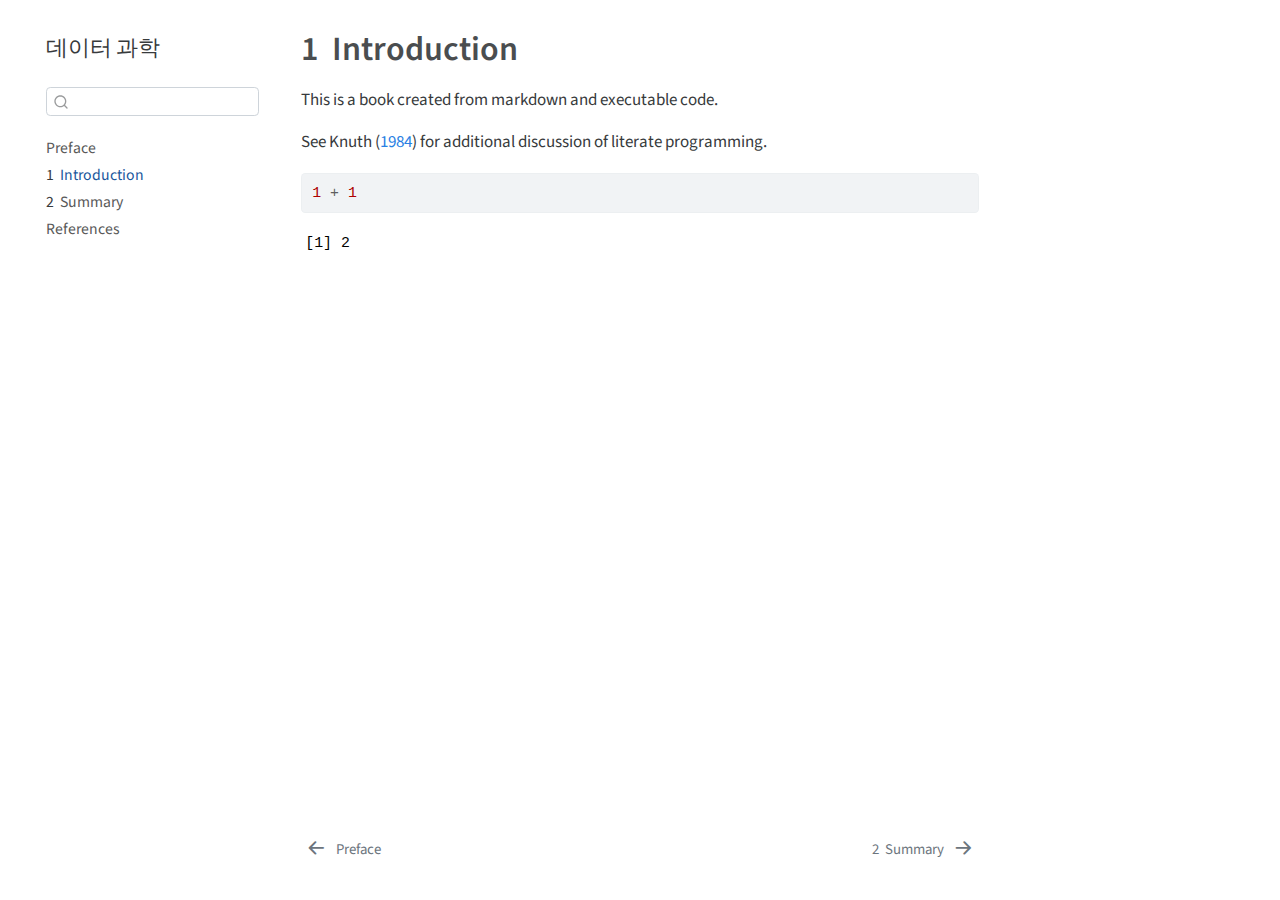
<file: docs/intro.html>
<!DOCTYPE html>
<html xmlns="http://www.w3.org/1999/xhtml" lang="en" xml:lang="en"><head>

<meta charset="utf-8">
<meta name="generator" content="quarto-1.3.433">

<meta name="viewport" content="width=device-width, initial-scale=1.0, user-scalable=yes">


<title>데이터 과학 - 1&nbsp; Introduction</title>
<style>
code{white-space: pre-wrap;}
span.smallcaps{font-variant: small-caps;}
div.columns{display: flex; gap: min(4vw, 1.5em);}
div.column{flex: auto; overflow-x: auto;}
div.hanging-indent{margin-left: 1.5em; text-indent: -1.5em;}
ul.task-list{list-style: none;}
ul.task-list li input[type="checkbox"] {
  width: 0.8em;
  margin: 0 0.8em 0.2em -1em; /* quarto-specific, see https://github.com/quarto-dev/quarto-cli/issues/4556 */ 
  vertical-align: middle;
}
/* CSS for syntax highlighting */
pre > code.sourceCode { white-space: pre; position: relative; }
pre > code.sourceCode > span { display: inline-block; line-height: 1.25; }
pre > code.sourceCode > span:empty { height: 1.2em; }
.sourceCode { overflow: visible; }
code.sourceCode > span { color: inherit; text-decoration: inherit; }
div.sourceCode { margin: 1em 0; }
pre.sourceCode { margin: 0; }
@media screen {
div.sourceCode { overflow: auto; }
}
@media print {
pre > code.sourceCode { white-space: pre-wrap; }
pre > code.sourceCode > span { text-indent: -5em; padding-left: 5em; }
}
pre.numberSource code
  { counter-reset: source-line 0; }
pre.numberSource code > span
  { position: relative; left: -4em; counter-increment: source-line; }
pre.numberSource code > span > a:first-child::before
  { content: counter(source-line);
    position: relative; left: -1em; text-align: right; vertical-align: baseline;
    border: none; display: inline-block;
    -webkit-touch-callout: none; -webkit-user-select: none;
    -khtml-user-select: none; -moz-user-select: none;
    -ms-user-select: none; user-select: none;
    padding: 0 4px; width: 4em;
  }
pre.numberSource { margin-left: 3em;  padding-left: 4px; }
div.sourceCode
  {   }
@media screen {
pre > code.sourceCode > span > a:first-child::before { text-decoration: underline; }
}
/* CSS for citations */
div.csl-bib-body { }
div.csl-entry {
  clear: both;
}
.hanging-indent div.csl-entry {
  margin-left:2em;
  text-indent:-2em;
}
div.csl-left-margin {
  min-width:2em;
  float:left;
}
div.csl-right-inline {
  margin-left:2em;
  padding-left:1em;
}
div.csl-indent {
  margin-left: 2em;
}</style>


<script src="site_libs/quarto-nav/quarto-nav.js"></script>
<script src="site_libs/quarto-nav/headroom.min.js"></script>
<script src="site_libs/clipboard/clipboard.min.js"></script>
<script src="site_libs/quarto-search/autocomplete.umd.js"></script>
<script src="site_libs/quarto-search/fuse.min.js"></script>
<script src="site_libs/quarto-search/quarto-search.js"></script>
<meta name="quarto:offset" content="./">
<link href="./summary.html" rel="next">
<link href="./index.html" rel="prev">
<script src="site_libs/quarto-html/quarto.js"></script>
<script src="site_libs/quarto-html/popper.min.js"></script>
<script src="site_libs/quarto-html/tippy.umd.min.js"></script>
<script src="site_libs/quarto-html/anchor.min.js"></script>
<link href="site_libs/quarto-html/tippy.css" rel="stylesheet">
<link href="site_libs/quarto-html/quarto-syntax-highlighting.css" rel="stylesheet" id="quarto-text-highlighting-styles">
<script src="site_libs/bootstrap/bootstrap.min.js"></script>
<link href="site_libs/bootstrap/bootstrap-icons.css" rel="stylesheet">
<link href="site_libs/bootstrap/bootstrap.min.css" rel="stylesheet" id="quarto-bootstrap" data-mode="light">
<script id="quarto-search-options" type="application/json">{
  "location": "sidebar",
  "copy-button": false,
  "collapse-after": 3,
  "panel-placement": "start",
  "type": "textbox",
  "limit": 20,
  "language": {
    "search-no-results-text": "No results",
    "search-matching-documents-text": "matching documents",
    "search-copy-link-title": "Copy link to search",
    "search-hide-matches-text": "Hide additional matches",
    "search-more-match-text": "more match in this document",
    "search-more-matches-text": "more matches in this document",
    "search-clear-button-title": "Clear",
    "search-detached-cancel-button-title": "Cancel",
    "search-submit-button-title": "Submit",
    "search-label": "Search"
  }
}</script>


</head>

<body class="nav-sidebar floating">

<div id="quarto-search-results"></div>
  <header id="quarto-header" class="headroom fixed-top">
  <nav class="quarto-secondary-nav">
    <div class="container-fluid d-flex">
      <button type="button" class="quarto-btn-toggle btn" data-bs-toggle="collapse" data-bs-target="#quarto-sidebar,#quarto-sidebar-glass" aria-controls="quarto-sidebar" aria-expanded="false" aria-label="Toggle sidebar navigation" onclick="if (window.quartoToggleHeadroom) { window.quartoToggleHeadroom(); }">
        <i class="bi bi-layout-text-sidebar-reverse"></i>
      </button>
      <nav class="quarto-page-breadcrumbs" aria-label="breadcrumb"><ol class="breadcrumb"><li class="breadcrumb-item"><a href="./intro.html"><span class="chapter-number">1</span>&nbsp; <span class="chapter-title">Introduction</span></a></li></ol></nav>
      <a class="flex-grow-1" role="button" data-bs-toggle="collapse" data-bs-target="#quarto-sidebar,#quarto-sidebar-glass" aria-controls="quarto-sidebar" aria-expanded="false" aria-label="Toggle sidebar navigation" onclick="if (window.quartoToggleHeadroom) { window.quartoToggleHeadroom(); }">      
      </a>
      <button type="button" class="btn quarto-search-button" aria-label="" onclick="window.quartoOpenSearch();">
        <i class="bi bi-search"></i>
      </button>
    </div>
  </nav>
</header>
<!-- content -->
<div id="quarto-content" class="quarto-container page-columns page-rows-contents page-layout-article">
<!-- sidebar -->
  <nav id="quarto-sidebar" class="sidebar collapse collapse-horizontal sidebar-navigation floating overflow-auto">
    <div class="pt-lg-2 mt-2 text-left sidebar-header">
    <div class="sidebar-title mb-0 py-0">
      <a href="./">데이터 과학</a> 
    </div>
      </div>
        <div class="mt-2 flex-shrink-0 align-items-center">
        <div class="sidebar-search">
        <div id="quarto-search" class="" title="Search"></div>
        </div>
        </div>
    <div class="sidebar-menu-container"> 
    <ul class="list-unstyled mt-1">
        <li class="sidebar-item">
  <div class="sidebar-item-container"> 
  <a href="./index.html" class="sidebar-item-text sidebar-link">
 <span class="menu-text">Preface</span></a>
  </div>
</li>
        <li class="sidebar-item">
  <div class="sidebar-item-container"> 
  <a href="./intro.html" class="sidebar-item-text sidebar-link active">
 <span class="menu-text"><span class="chapter-number">1</span>&nbsp; <span class="chapter-title">Introduction</span></span></a>
  </div>
</li>
        <li class="sidebar-item">
  <div class="sidebar-item-container"> 
  <a href="./summary.html" class="sidebar-item-text sidebar-link">
 <span class="menu-text"><span class="chapter-number">2</span>&nbsp; <span class="chapter-title">Summary</span></span></a>
  </div>
</li>
        <li class="sidebar-item">
  <div class="sidebar-item-container"> 
  <a href="./references.html" class="sidebar-item-text sidebar-link">
 <span class="menu-text">References</span></a>
  </div>
</li>
    </ul>
    </div>
</nav>
<div id="quarto-sidebar-glass" data-bs-toggle="collapse" data-bs-target="#quarto-sidebar,#quarto-sidebar-glass"></div>
<!-- margin-sidebar -->
    <div id="quarto-margin-sidebar" class="sidebar margin-sidebar">
        
    </div>
<!-- main -->
<main class="content" id="quarto-document-content">

<header id="title-block-header" class="quarto-title-block default">
<div class="quarto-title">
<h1 class="title"><span class="chapter-number">1</span>&nbsp; <span class="chapter-title">Introduction</span></h1>
</div>



<div class="quarto-title-meta">

    
  
    
  </div>
  

</header>

<p>This is a book created from markdown and executable code.</p>
<p>See <span class="citation" data-cites="knuth84">Knuth (<a href="references.html#ref-knuth84" role="doc-biblioref">1984</a>)</span> for additional discussion of literate programming.</p>
<div class="cell">
<div class="sourceCode cell-code" id="cb1"><pre class="sourceCode r code-with-copy"><code class="sourceCode r"><span id="cb1-1"><a href="#cb1-1" aria-hidden="true" tabindex="-1"></a><span class="dv">1</span> <span class="sc">+</span> <span class="dv">1</span></span></code><button title="Copy to Clipboard" class="code-copy-button"><i class="bi"></i></button></pre></div>
<div class="cell-output cell-output-stdout">
<pre><code>[1] 2</code></pre>
</div>
</div>


<div id="refs" class="references csl-bib-body hanging-indent" role="list" style="display: none">
<div id="ref-knuth84" class="csl-entry" role="listitem">
Knuth, Donald E. 1984. <span>“Literate Programming.”</span> <em>Comput. J.</em> 27 (2): 97–111. <a href="https://doi.org/10.1093/comjnl/27.2.97">https://doi.org/10.1093/comjnl/27.2.97</a>.
</div>
</div>

</main> <!-- /main -->
<script id="quarto-html-after-body" type="application/javascript">
window.document.addEventListener("DOMContentLoaded", function (event) {
  const toggleBodyColorMode = (bsSheetEl) => {
    const mode = bsSheetEl.getAttribute("data-mode");
    const bodyEl = window.document.querySelector("body");
    if (mode === "dark") {
      bodyEl.classList.add("quarto-dark");
      bodyEl.classList.remove("quarto-light");
    } else {
      bodyEl.classList.add("quarto-light");
      bodyEl.classList.remove("quarto-dark");
    }
  }
  const toggleBodyColorPrimary = () => {
    const bsSheetEl = window.document.querySelector("link#quarto-bootstrap");
    if (bsSheetEl) {
      toggleBodyColorMode(bsSheetEl);
    }
  }
  toggleBodyColorPrimary();  
  const icon = "";
  const anchorJS = new window.AnchorJS();
  anchorJS.options = {
    placement: 'right',
    icon: icon
  };
  anchorJS.add('.anchored');
  const isCodeAnnotation = (el) => {
    for (const clz of el.classList) {
      if (clz.startsWith('code-annotation-')) {                     
        return true;
      }
    }
    return false;
  }
  const clipboard = new window.ClipboardJS('.code-copy-button', {
    text: function(trigger) {
      const codeEl = trigger.previousElementSibling.cloneNode(true);
      for (const childEl of codeEl.children) {
        if (isCodeAnnotation(childEl)) {
          childEl.remove();
        }
      }
      return codeEl.innerText;
    }
  });
  clipboard.on('success', function(e) {
    // button target
    const button = e.trigger;
    // don't keep focus
    button.blur();
    // flash "checked"
    button.classList.add('code-copy-button-checked');
    var currentTitle = button.getAttribute("title");
    button.setAttribute("title", "Copied!");
    let tooltip;
    if (window.bootstrap) {
      button.setAttribute("data-bs-toggle", "tooltip");
      button.setAttribute("data-bs-placement", "left");
      button.setAttribute("data-bs-title", "Copied!");
      tooltip = new bootstrap.Tooltip(button, 
        { trigger: "manual", 
          customClass: "code-copy-button-tooltip",
          offset: [0, -8]});
      tooltip.show();    
    }
    setTimeout(function() {
      if (tooltip) {
        tooltip.hide();
        button.removeAttribute("data-bs-title");
        button.removeAttribute("data-bs-toggle");
        button.removeAttribute("data-bs-placement");
      }
      button.setAttribute("title", currentTitle);
      button.classList.remove('code-copy-button-checked');
    }, 1000);
    // clear code selection
    e.clearSelection();
  });
  function tippyHover(el, contentFn) {
    const config = {
      allowHTML: true,
      content: contentFn,
      maxWidth: 500,
      delay: 100,
      arrow: false,
      appendTo: function(el) {
          return el.parentElement;
      },
      interactive: true,
      interactiveBorder: 10,
      theme: 'quarto',
      placement: 'bottom-start'
    };
    window.tippy(el, config); 
  }
  const noterefs = window.document.querySelectorAll('a[role="doc-noteref"]');
  for (var i=0; i<noterefs.length; i++) {
    const ref = noterefs[i];
    tippyHover(ref, function() {
      // use id or data attribute instead here
      let href = ref.getAttribute('data-footnote-href') || ref.getAttribute('href');
      try { href = new URL(href).hash; } catch {}
      const id = href.replace(/^#\/?/, "");
      const note = window.document.getElementById(id);
      return note.innerHTML;
    });
  }
      let selectedAnnoteEl;
      const selectorForAnnotation = ( cell, annotation) => {
        let cellAttr = 'data-code-cell="' + cell + '"';
        let lineAttr = 'data-code-annotation="' +  annotation + '"';
        const selector = 'span[' + cellAttr + '][' + lineAttr + ']';
        return selector;
      }
      const selectCodeLines = (annoteEl) => {
        const doc = window.document;
        const targetCell = annoteEl.getAttribute("data-target-cell");
        const targetAnnotation = annoteEl.getAttribute("data-target-annotation");
        const annoteSpan = window.document.querySelector(selectorForAnnotation(targetCell, targetAnnotation));
        const lines = annoteSpan.getAttribute("data-code-lines").split(",");
        const lineIds = lines.map((line) => {
          return targetCell + "-" + line;
        })
        let top = null;
        let height = null;
        let parent = null;
        if (lineIds.length > 0) {
            //compute the position of the single el (top and bottom and make a div)
            const el = window.document.getElementById(lineIds[0]);
            top = el.offsetTop;
            height = el.offsetHeight;
            parent = el.parentElement.parentElement;
          if (lineIds.length > 1) {
            const lastEl = window.document.getElementById(lineIds[lineIds.length - 1]);
            const bottom = lastEl.offsetTop + lastEl.offsetHeight;
            height = bottom - top;
          }
          if (top !== null && height !== null && parent !== null) {
            // cook up a div (if necessary) and position it 
            let div = window.document.getElementById("code-annotation-line-highlight");
            if (div === null) {
              div = window.document.createElement("div");
              div.setAttribute("id", "code-annotation-line-highlight");
              div.style.position = 'absolute';
              parent.appendChild(div);
            }
            div.style.top = top - 2 + "px";
            div.style.height = height + 4 + "px";
            let gutterDiv = window.document.getElementById("code-annotation-line-highlight-gutter");
            if (gutterDiv === null) {
              gutterDiv = window.document.createElement("div");
              gutterDiv.setAttribute("id", "code-annotation-line-highlight-gutter");
              gutterDiv.style.position = 'absolute';
              const codeCell = window.document.getElementById(targetCell);
              const gutter = codeCell.querySelector('.code-annotation-gutter');
              gutter.appendChild(gutterDiv);
            }
            gutterDiv.style.top = top - 2 + "px";
            gutterDiv.style.height = height + 4 + "px";
          }
          selectedAnnoteEl = annoteEl;
        }
      };
      const unselectCodeLines = () => {
        const elementsIds = ["code-annotation-line-highlight", "code-annotation-line-highlight-gutter"];
        elementsIds.forEach((elId) => {
          const div = window.document.getElementById(elId);
          if (div) {
            div.remove();
          }
        });
        selectedAnnoteEl = undefined;
      };
      // Attach click handler to the DT
      const annoteDls = window.document.querySelectorAll('dt[data-target-cell]');
      for (const annoteDlNode of annoteDls) {
        annoteDlNode.addEventListener('click', (event) => {
          const clickedEl = event.target;
          if (clickedEl !== selectedAnnoteEl) {
            unselectCodeLines();
            const activeEl = window.document.querySelector('dt[data-target-cell].code-annotation-active');
            if (activeEl) {
              activeEl.classList.remove('code-annotation-active');
            }
            selectCodeLines(clickedEl);
            clickedEl.classList.add('code-annotation-active');
          } else {
            // Unselect the line
            unselectCodeLines();
            clickedEl.classList.remove('code-annotation-active');
          }
        });
      }
  const findCites = (el) => {
    const parentEl = el.parentElement;
    if (parentEl) {
      const cites = parentEl.dataset.cites;
      if (cites) {
        return {
          el,
          cites: cites.split(' ')
        };
      } else {
        return findCites(el.parentElement)
      }
    } else {
      return undefined;
    }
  };
  var bibliorefs = window.document.querySelectorAll('a[role="doc-biblioref"]');
  for (var i=0; i<bibliorefs.length; i++) {
    const ref = bibliorefs[i];
    const citeInfo = findCites(ref);
    if (citeInfo) {
      tippyHover(citeInfo.el, function() {
        var popup = window.document.createElement('div');
        citeInfo.cites.forEach(function(cite) {
          var citeDiv = window.document.createElement('div');
          citeDiv.classList.add('hanging-indent');
          citeDiv.classList.add('csl-entry');
          var biblioDiv = window.document.getElementById('ref-' + cite);
          if (biblioDiv) {
            citeDiv.innerHTML = biblioDiv.innerHTML;
          }
          popup.appendChild(citeDiv);
        });
        return popup.innerHTML;
      });
    }
  }
});
</script>
<nav class="page-navigation">
  <div class="nav-page nav-page-previous">
      <a href="./index.html" class="pagination-link">
        <i class="bi bi-arrow-left-short"></i> <span class="nav-page-text">Preface</span>
      </a>          
  </div>
  <div class="nav-page nav-page-next">
      <a href="./summary.html" class="pagination-link">
        <span class="nav-page-text"><span class="chapter-number">2</span>&nbsp; <span class="chapter-title">Summary</span></span> <i class="bi bi-arrow-right-short"></i>
      </a>
  </div>
</nav>
</div> <!-- /content -->



</body></html>
</file>
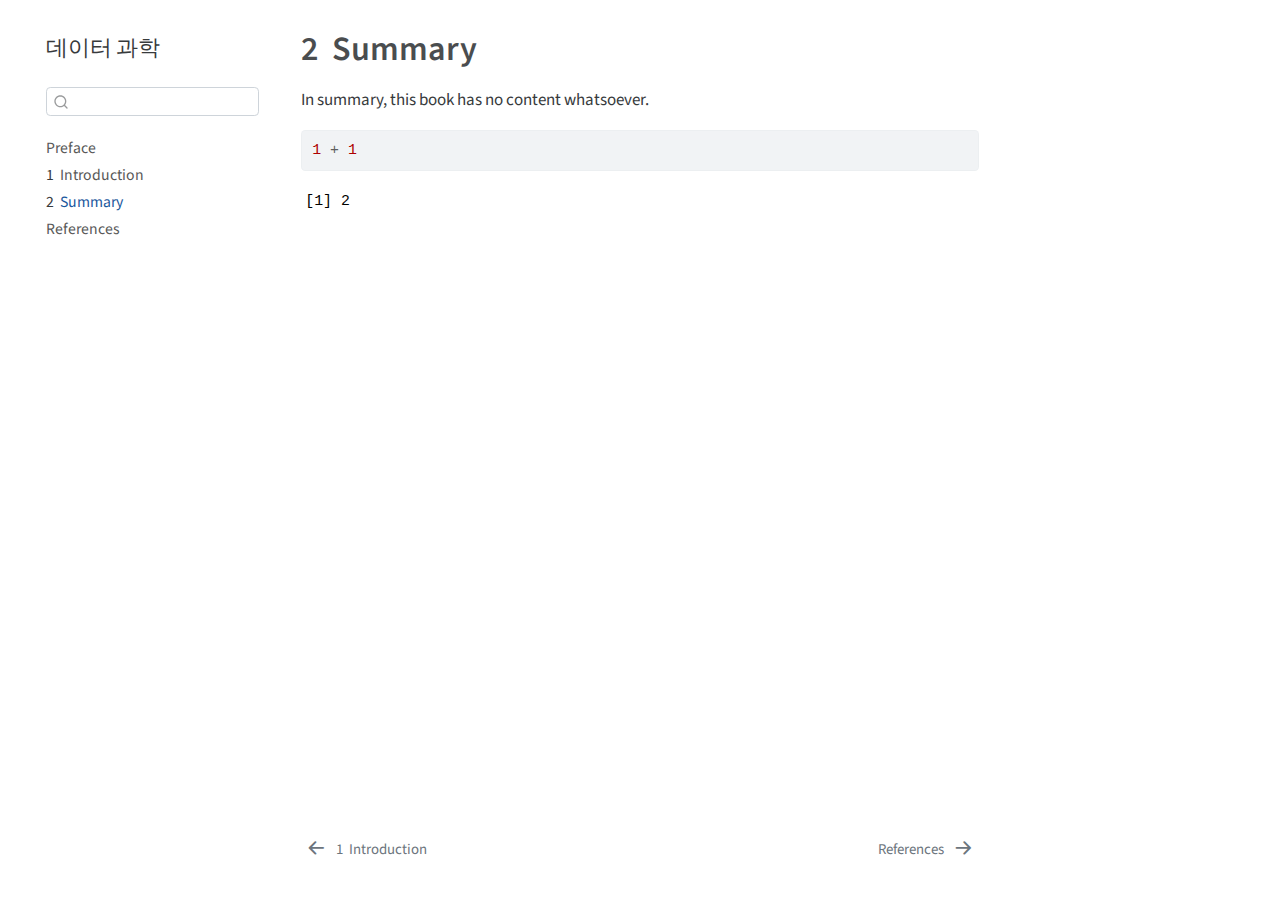
<file: docs/summary.html>
<!DOCTYPE html>
<html xmlns="http://www.w3.org/1999/xhtml" lang="en" xml:lang="en"><head>

<meta charset="utf-8">
<meta name="generator" content="quarto-1.3.433">

<meta name="viewport" content="width=device-width, initial-scale=1.0, user-scalable=yes">


<title>데이터 과학 - 2&nbsp; Summary</title>
<style>
code{white-space: pre-wrap;}
span.smallcaps{font-variant: small-caps;}
div.columns{display: flex; gap: min(4vw, 1.5em);}
div.column{flex: auto; overflow-x: auto;}
div.hanging-indent{margin-left: 1.5em; text-indent: -1.5em;}
ul.task-list{list-style: none;}
ul.task-list li input[type="checkbox"] {
  width: 0.8em;
  margin: 0 0.8em 0.2em -1em; /* quarto-specific, see https://github.com/quarto-dev/quarto-cli/issues/4556 */ 
  vertical-align: middle;
}
/* CSS for syntax highlighting */
pre > code.sourceCode { white-space: pre; position: relative; }
pre > code.sourceCode > span { display: inline-block; line-height: 1.25; }
pre > code.sourceCode > span:empty { height: 1.2em; }
.sourceCode { overflow: visible; }
code.sourceCode > span { color: inherit; text-decoration: inherit; }
div.sourceCode { margin: 1em 0; }
pre.sourceCode { margin: 0; }
@media screen {
div.sourceCode { overflow: auto; }
}
@media print {
pre > code.sourceCode { white-space: pre-wrap; }
pre > code.sourceCode > span { text-indent: -5em; padding-left: 5em; }
}
pre.numberSource code
  { counter-reset: source-line 0; }
pre.numberSource code > span
  { position: relative; left: -4em; counter-increment: source-line; }
pre.numberSource code > span > a:first-child::before
  { content: counter(source-line);
    position: relative; left: -1em; text-align: right; vertical-align: baseline;
    border: none; display: inline-block;
    -webkit-touch-callout: none; -webkit-user-select: none;
    -khtml-user-select: none; -moz-user-select: none;
    -ms-user-select: none; user-select: none;
    padding: 0 4px; width: 4em;
  }
pre.numberSource { margin-left: 3em;  padding-left: 4px; }
div.sourceCode
  {   }
@media screen {
pre > code.sourceCode > span > a:first-child::before { text-decoration: underline; }
}
</style>


<script src="site_libs/quarto-nav/quarto-nav.js"></script>
<script src="site_libs/quarto-nav/headroom.min.js"></script>
<script src="site_libs/clipboard/clipboard.min.js"></script>
<script src="site_libs/quarto-search/autocomplete.umd.js"></script>
<script src="site_libs/quarto-search/fuse.min.js"></script>
<script src="site_libs/quarto-search/quarto-search.js"></script>
<meta name="quarto:offset" content="./">
<link href="./references.html" rel="next">
<link href="./intro.html" rel="prev">
<script src="site_libs/quarto-html/quarto.js"></script>
<script src="site_libs/quarto-html/popper.min.js"></script>
<script src="site_libs/quarto-html/tippy.umd.min.js"></script>
<script src="site_libs/quarto-html/anchor.min.js"></script>
<link href="site_libs/quarto-html/tippy.css" rel="stylesheet">
<link href="site_libs/quarto-html/quarto-syntax-highlighting.css" rel="stylesheet" id="quarto-text-highlighting-styles">
<script src="site_libs/bootstrap/bootstrap.min.js"></script>
<link href="site_libs/bootstrap/bootstrap-icons.css" rel="stylesheet">
<link href="site_libs/bootstrap/bootstrap.min.css" rel="stylesheet" id="quarto-bootstrap" data-mode="light">
<script id="quarto-search-options" type="application/json">{
  "location": "sidebar",
  "copy-button": false,
  "collapse-after": 3,
  "panel-placement": "start",
  "type": "textbox",
  "limit": 20,
  "language": {
    "search-no-results-text": "No results",
    "search-matching-documents-text": "matching documents",
    "search-copy-link-title": "Copy link to search",
    "search-hide-matches-text": "Hide additional matches",
    "search-more-match-text": "more match in this document",
    "search-more-matches-text": "more matches in this document",
    "search-clear-button-title": "Clear",
    "search-detached-cancel-button-title": "Cancel",
    "search-submit-button-title": "Submit",
    "search-label": "Search"
  }
}</script>


</head>

<body class="nav-sidebar floating">

<div id="quarto-search-results"></div>
  <header id="quarto-header" class="headroom fixed-top">
  <nav class="quarto-secondary-nav">
    <div class="container-fluid d-flex">
      <button type="button" class="quarto-btn-toggle btn" data-bs-toggle="collapse" data-bs-target="#quarto-sidebar,#quarto-sidebar-glass" aria-controls="quarto-sidebar" aria-expanded="false" aria-label="Toggle sidebar navigation" onclick="if (window.quartoToggleHeadroom) { window.quartoToggleHeadroom(); }">
        <i class="bi bi-layout-text-sidebar-reverse"></i>
      </button>
      <nav class="quarto-page-breadcrumbs" aria-label="breadcrumb"><ol class="breadcrumb"><li class="breadcrumb-item"><a href="./summary.html"><span class="chapter-number">2</span>&nbsp; <span class="chapter-title">Summary</span></a></li></ol></nav>
      <a class="flex-grow-1" role="button" data-bs-toggle="collapse" data-bs-target="#quarto-sidebar,#quarto-sidebar-glass" aria-controls="quarto-sidebar" aria-expanded="false" aria-label="Toggle sidebar navigation" onclick="if (window.quartoToggleHeadroom) { window.quartoToggleHeadroom(); }">      
      </a>
      <button type="button" class="btn quarto-search-button" aria-label="" onclick="window.quartoOpenSearch();">
        <i class="bi bi-search"></i>
      </button>
    </div>
  </nav>
</header>
<!-- content -->
<div id="quarto-content" class="quarto-container page-columns page-rows-contents page-layout-article">
<!-- sidebar -->
  <nav id="quarto-sidebar" class="sidebar collapse collapse-horizontal sidebar-navigation floating overflow-auto">
    <div class="pt-lg-2 mt-2 text-left sidebar-header">
    <div class="sidebar-title mb-0 py-0">
      <a href="./">데이터 과학</a> 
    </div>
      </div>
        <div class="mt-2 flex-shrink-0 align-items-center">
        <div class="sidebar-search">
        <div id="quarto-search" class="" title="Search"></div>
        </div>
        </div>
    <div class="sidebar-menu-container"> 
    <ul class="list-unstyled mt-1">
        <li class="sidebar-item">
  <div class="sidebar-item-container"> 
  <a href="./index.html" class="sidebar-item-text sidebar-link">
 <span class="menu-text">Preface</span></a>
  </div>
</li>
        <li class="sidebar-item">
  <div class="sidebar-item-container"> 
  <a href="./intro.html" class="sidebar-item-text sidebar-link">
 <span class="menu-text"><span class="chapter-number">1</span>&nbsp; <span class="chapter-title">Introduction</span></span></a>
  </div>
</li>
        <li class="sidebar-item">
  <div class="sidebar-item-container"> 
  <a href="./summary.html" class="sidebar-item-text sidebar-link active">
 <span class="menu-text"><span class="chapter-number">2</span>&nbsp; <span class="chapter-title">Summary</span></span></a>
  </div>
</li>
        <li class="sidebar-item">
  <div class="sidebar-item-container"> 
  <a href="./references.html" class="sidebar-item-text sidebar-link">
 <span class="menu-text">References</span></a>
  </div>
</li>
    </ul>
    </div>
</nav>
<div id="quarto-sidebar-glass" data-bs-toggle="collapse" data-bs-target="#quarto-sidebar,#quarto-sidebar-glass"></div>
<!-- margin-sidebar -->
    <div id="quarto-margin-sidebar" class="sidebar margin-sidebar">
        
    </div>
<!-- main -->
<main class="content" id="quarto-document-content">

<header id="title-block-header" class="quarto-title-block default">
<div class="quarto-title">
<h1 class="title"><span class="chapter-number">2</span>&nbsp; <span class="chapter-title">Summary</span></h1>
</div>



<div class="quarto-title-meta">

    
  
    
  </div>
  

</header>

<p>In summary, this book has no content whatsoever.</p>
<div class="cell">
<div class="sourceCode cell-code" id="cb1"><pre class="sourceCode r code-with-copy"><code class="sourceCode r"><span id="cb1-1"><a href="#cb1-1" aria-hidden="true" tabindex="-1"></a><span class="dv">1</span> <span class="sc">+</span> <span class="dv">1</span></span></code><button title="Copy to Clipboard" class="code-copy-button"><i class="bi"></i></button></pre></div>
<div class="cell-output cell-output-stdout">
<pre><code>[1] 2</code></pre>
</div>
</div>



</main> <!-- /main -->
<script id="quarto-html-after-body" type="application/javascript">
window.document.addEventListener("DOMContentLoaded", function (event) {
  const toggleBodyColorMode = (bsSheetEl) => {
    const mode = bsSheetEl.getAttribute("data-mode");
    const bodyEl = window.document.querySelector("body");
    if (mode === "dark") {
      bodyEl.classList.add("quarto-dark");
      bodyEl.classList.remove("quarto-light");
    } else {
      bodyEl.classList.add("quarto-light");
      bodyEl.classList.remove("quarto-dark");
    }
  }
  const toggleBodyColorPrimary = () => {
    const bsSheetEl = window.document.querySelector("link#quarto-bootstrap");
    if (bsSheetEl) {
      toggleBodyColorMode(bsSheetEl);
    }
  }
  toggleBodyColorPrimary();  
  const icon = "";
  const anchorJS = new window.AnchorJS();
  anchorJS.options = {
    placement: 'right',
    icon: icon
  };
  anchorJS.add('.anchored');
  const isCodeAnnotation = (el) => {
    for (const clz of el.classList) {
      if (clz.startsWith('code-annotation-')) {                     
        return true;
      }
    }
    return false;
  }
  const clipboard = new window.ClipboardJS('.code-copy-button', {
    text: function(trigger) {
      const codeEl = trigger.previousElementSibling.cloneNode(true);
      for (const childEl of codeEl.children) {
        if (isCodeAnnotation(childEl)) {
          childEl.remove();
        }
      }
      return codeEl.innerText;
    }
  });
  clipboard.on('success', function(e) {
    // button target
    const button = e.trigger;
    // don't keep focus
    button.blur();
    // flash "checked"
    button.classList.add('code-copy-button-checked');
    var currentTitle = button.getAttribute("title");
    button.setAttribute("title", "Copied!");
    let tooltip;
    if (window.bootstrap) {
      button.setAttribute("data-bs-toggle", "tooltip");
      button.setAttribute("data-bs-placement", "left");
      button.setAttribute("data-bs-title", "Copied!");
      tooltip = new bootstrap.Tooltip(button, 
        { trigger: "manual", 
          customClass: "code-copy-button-tooltip",
          offset: [0, -8]});
      tooltip.show();    
    }
    setTimeout(function() {
      if (tooltip) {
        tooltip.hide();
        button.removeAttribute("data-bs-title");
        button.removeAttribute("data-bs-toggle");
        button.removeAttribute("data-bs-placement");
      }
      button.setAttribute("title", currentTitle);
      button.classList.remove('code-copy-button-checked');
    }, 1000);
    // clear code selection
    e.clearSelection();
  });
  function tippyHover(el, contentFn) {
    const config = {
      allowHTML: true,
      content: contentFn,
      maxWidth: 500,
      delay: 100,
      arrow: false,
      appendTo: function(el) {
          return el.parentElement;
      },
      interactive: true,
      interactiveBorder: 10,
      theme: 'quarto',
      placement: 'bottom-start'
    };
    window.tippy(el, config); 
  }
  const noterefs = window.document.querySelectorAll('a[role="doc-noteref"]');
  for (var i=0; i<noterefs.length; i++) {
    const ref = noterefs[i];
    tippyHover(ref, function() {
      // use id or data attribute instead here
      let href = ref.getAttribute('data-footnote-href') || ref.getAttribute('href');
      try { href = new URL(href).hash; } catch {}
      const id = href.replace(/^#\/?/, "");
      const note = window.document.getElementById(id);
      return note.innerHTML;
    });
  }
      let selectedAnnoteEl;
      const selectorForAnnotation = ( cell, annotation) => {
        let cellAttr = 'data-code-cell="' + cell + '"';
        let lineAttr = 'data-code-annotation="' +  annotation + '"';
        const selector = 'span[' + cellAttr + '][' + lineAttr + ']';
        return selector;
      }
      const selectCodeLines = (annoteEl) => {
        const doc = window.document;
        const targetCell = annoteEl.getAttribute("data-target-cell");
        const targetAnnotation = annoteEl.getAttribute("data-target-annotation");
        const annoteSpan = window.document.querySelector(selectorForAnnotation(targetCell, targetAnnotation));
        const lines = annoteSpan.getAttribute("data-code-lines").split(",");
        const lineIds = lines.map((line) => {
          return targetCell + "-" + line;
        })
        let top = null;
        let height = null;
        let parent = null;
        if (lineIds.length > 0) {
            //compute the position of the single el (top and bottom and make a div)
            const el = window.document.getElementById(lineIds[0]);
            top = el.offsetTop;
            height = el.offsetHeight;
            parent = el.parentElement.parentElement;
          if (lineIds.length > 1) {
            const lastEl = window.document.getElementById(lineIds[lineIds.length - 1]);
            const bottom = lastEl.offsetTop + lastEl.offsetHeight;
            height = bottom - top;
          }
          if (top !== null && height !== null && parent !== null) {
            // cook up a div (if necessary) and position it 
            let div = window.document.getElementById("code-annotation-line-highlight");
            if (div === null) {
              div = window.document.createElement("div");
              div.setAttribute("id", "code-annotation-line-highlight");
              div.style.position = 'absolute';
              parent.appendChild(div);
            }
            div.style.top = top - 2 + "px";
            div.style.height = height + 4 + "px";
            let gutterDiv = window.document.getElementById("code-annotation-line-highlight-gutter");
            if (gutterDiv === null) {
              gutterDiv = window.document.createElement("div");
              gutterDiv.setAttribute("id", "code-annotation-line-highlight-gutter");
              gutterDiv.style.position = 'absolute';
              const codeCell = window.document.getElementById(targetCell);
              const gutter = codeCell.querySelector('.code-annotation-gutter');
              gutter.appendChild(gutterDiv);
            }
            gutterDiv.style.top = top - 2 + "px";
            gutterDiv.style.height = height + 4 + "px";
          }
          selectedAnnoteEl = annoteEl;
        }
      };
      const unselectCodeLines = () => {
        const elementsIds = ["code-annotation-line-highlight", "code-annotation-line-highlight-gutter"];
        elementsIds.forEach((elId) => {
          const div = window.document.getElementById(elId);
          if (div) {
            div.remove();
          }
        });
        selectedAnnoteEl = undefined;
      };
      // Attach click handler to the DT
      const annoteDls = window.document.querySelectorAll('dt[data-target-cell]');
      for (const annoteDlNode of annoteDls) {
        annoteDlNode.addEventListener('click', (event) => {
          const clickedEl = event.target;
          if (clickedEl !== selectedAnnoteEl) {
            unselectCodeLines();
            const activeEl = window.document.querySelector('dt[data-target-cell].code-annotation-active');
            if (activeEl) {
              activeEl.classList.remove('code-annotation-active');
            }
            selectCodeLines(clickedEl);
            clickedEl.classList.add('code-annotation-active');
          } else {
            // Unselect the line
            unselectCodeLines();
            clickedEl.classList.remove('code-annotation-active');
          }
        });
      }
  const findCites = (el) => {
    const parentEl = el.parentElement;
    if (parentEl) {
      const cites = parentEl.dataset.cites;
      if (cites) {
        return {
          el,
          cites: cites.split(' ')
        };
      } else {
        return findCites(el.parentElement)
      }
    } else {
      return undefined;
    }
  };
  var bibliorefs = window.document.querySelectorAll('a[role="doc-biblioref"]');
  for (var i=0; i<bibliorefs.length; i++) {
    const ref = bibliorefs[i];
    const citeInfo = findCites(ref);
    if (citeInfo) {
      tippyHover(citeInfo.el, function() {
        var popup = window.document.createElement('div');
        citeInfo.cites.forEach(function(cite) {
          var citeDiv = window.document.createElement('div');
          citeDiv.classList.add('hanging-indent');
          citeDiv.classList.add('csl-entry');
          var biblioDiv = window.document.getElementById('ref-' + cite);
          if (biblioDiv) {
            citeDiv.innerHTML = biblioDiv.innerHTML;
          }
          popup.appendChild(citeDiv);
        });
        return popup.innerHTML;
      });
    }
  }
});
</script>
<nav class="page-navigation">
  <div class="nav-page nav-page-previous">
      <a href="./intro.html" class="pagination-link">
        <i class="bi bi-arrow-left-short"></i> <span class="nav-page-text"><span class="chapter-number">1</span>&nbsp; <span class="chapter-title">Introduction</span></span>
      </a>          
  </div>
  <div class="nav-page nav-page-next">
      <a href="./references.html" class="pagination-link">
        <span class="nav-page-text">References</span> <i class="bi bi-arrow-right-short"></i>
      </a>
  </div>
</nav>
</div> <!-- /content -->



</body></html>
</file>
<file: _book/site_libs/quarto-html/tippy.css>
.tippy-box[data-animation=fade][data-state=hidden]{opacity:0}[data-tippy-root]{max-width:calc(100vw - 10px)}.tippy-box{position:relative;background-color:#333;color:#fff;border-radius:4px;font-size:14px;line-height:1.4;white-space:normal;outline:0;transition-property:transform,visibility,opacity}.tippy-box[data-placement^=top]>.tippy-arrow{bottom:0}.tippy-box[data-placement^=top]>.tippy-arrow:before{bottom:-7px;left:0;border-width:8px 8px 0;border-top-color:initial;transform-origin:center top}.tippy-box[data-placement^=bottom]>.tippy-arrow{top:0}.tippy-box[data-placement^=bottom]>.tippy-arrow:before{top:-7px;left:0;border-width:0 8px 8px;border-bottom-color:initial;transform-origin:center bottom}.tippy-box[data-placement^=left]>.tippy-arrow{right:0}.tippy-box[data-placement^=left]>.tippy-arrow:before{border-width:8px 0 8px 8px;border-left-color:initial;right:-7px;transform-origin:center left}.tippy-box[data-placement^=right]>.tippy-arrow{left:0}.tippy-box[data-placement^=right]>.tippy-arrow:before{left:-7px;border-width:8px 8px 8px 0;border-right-color:initial;transform-origin:center right}.tippy-box[data-inertia][data-state=visible]{transition-timing-function:cubic-bezier(.54,1.5,.38,1.11)}.tippy-arrow{width:16px;height:16px;color:#333}.tippy-arrow:before{content:"";position:absolute;border-color:transparent;border-style:solid}.tippy-content{position:relative;padding:5px 9px;z-index:1}
</file>
<file: _book/site_libs/quarto-html/quarto-syntax-highlighting.css>
/* quarto syntax highlight colors */
:root {
  --quarto-hl-ot-color: #003B4F;
  --quarto-hl-at-color: #657422;
  --quarto-hl-ss-color: #20794D;
  --quarto-hl-an-color: #5E5E5E;
  --quarto-hl-fu-color: #4758AB;
  --quarto-hl-st-color: #20794D;
  --quarto-hl-cf-color: #003B4F;
  --quarto-hl-op-color: #5E5E5E;
  --quarto-hl-er-color: #AD0000;
  --quarto-hl-bn-color: #AD0000;
  --quarto-hl-al-color: #AD0000;
  --quarto-hl-va-color: #111111;
  --quarto-hl-bu-color: inherit;
  --quarto-hl-ex-color: inherit;
  --quarto-hl-pp-color: #AD0000;
  --quarto-hl-in-color: #5E5E5E;
  --quarto-hl-vs-color: #20794D;
  --quarto-hl-wa-color: #5E5E5E;
  --quarto-hl-do-color: #5E5E5E;
  --quarto-hl-im-color: #00769E;
  --quarto-hl-ch-color: #20794D;
  --quarto-hl-dt-color: #AD0000;
  --quarto-hl-fl-color: #AD0000;
  --quarto-hl-co-color: #5E5E5E;
  --quarto-hl-cv-color: #5E5E5E;
  --quarto-hl-cn-color: #8f5902;
  --quarto-hl-sc-color: #5E5E5E;
  --quarto-hl-dv-color: #AD0000;
  --quarto-hl-kw-color: #003B4F;
}

/* other quarto variables */
:root {
  --quarto-font-monospace: SFMono-Regular, Menlo, Monaco, Consolas, "Liberation Mono", "Courier New", monospace;
}

pre > code.sourceCode > span {
  color: #003B4F;
}

code span {
  color: #003B4F;
}

code.sourceCode > span {
  color: #003B4F;
}

div.sourceCode,
div.sourceCode pre.sourceCode {
  color: #003B4F;
}

code span.ot {
  color: #003B4F;
  font-style: inherit;
}

code span.at {
  color: #657422;
  font-style: inherit;
}

code span.ss {
  color: #20794D;
  font-style: inherit;
}

code span.an {
  color: #5E5E5E;
  font-style: inherit;
}

code span.fu {
  color: #4758AB;
  font-style: inherit;
}

code span.st {
  color: #20794D;
  font-style: inherit;
}

code span.cf {
  color: #003B4F;
  font-style: inherit;
}

code span.op {
  color: #5E5E5E;
  font-style: inherit;
}

code span.er {
  color: #AD0000;
  font-style: inherit;
}

code span.bn {
  color: #AD0000;
  font-style: inherit;
}

code span.al {
  color: #AD0000;
  font-style: inherit;
}

code span.va {
  color: #111111;
  font-style: inherit;
}

code span.bu {
  font-style: inherit;
}

code span.ex {
  font-style: inherit;
}

code span.pp {
  color: #AD0000;
  font-style: inherit;
}

code span.in {
  color: #5E5E5E;
  font-style: inherit;
}

code span.vs {
  color: #20794D;
  font-style: inherit;
}

code span.wa {
  color: #5E5E5E;
  font-style: italic;
}

code span.do {
  color: #5E5E5E;
  font-style: italic;
}

code span.im {
  color: #00769E;
  font-style: inherit;
}

code span.ch {
  color: #20794D;
  font-style: inherit;
}

code span.dt {
  color: #AD0000;
  font-style: inherit;
}

code span.fl {
  color: #AD0000;
  font-style: inherit;
}

code span.co {
  color: #5E5E5E;
  font-style: inherit;
}

code span.cv {
  color: #5E5E5E;
  font-style: italic;
}

code span.cn {
  color: #8f5902;
  font-style: inherit;
}

code span.sc {
  color: #5E5E5E;
  font-style: inherit;
}

code span.dv {
  color: #AD0000;
  font-style: inherit;
}

code span.kw {
  color: #003B4F;
  font-style: inherit;
}

.prevent-inlining {
  content: "</";
}

/*# sourceMappingURL=debc5d5d77c3f9108843748ff7464032.css.map */
</file>
<file: docs/site_libs/quarto-html/tippy.css>
.tippy-box[data-animation=fade][data-state=hidden]{opacity:0}[data-tippy-root]{max-width:calc(100vw - 10px)}.tippy-box{position:relative;background-color:#333;color:#fff;border-radius:4px;font-size:14px;line-height:1.4;white-space:normal;outline:0;transition-property:transform,visibility,opacity}.tippy-box[data-placement^=top]>.tippy-arrow{bottom:0}.tippy-box[data-placement^=top]>.tippy-arrow:before{bottom:-7px;left:0;border-width:8px 8px 0;border-top-color:initial;transform-origin:center top}.tippy-box[data-placement^=bottom]>.tippy-arrow{top:0}.tippy-box[data-placement^=bottom]>.tippy-arrow:before{top:-7px;left:0;border-width:0 8px 8px;border-bottom-color:initial;transform-origin:center bottom}.tippy-box[data-placement^=left]>.tippy-arrow{right:0}.tippy-box[data-placement^=left]>.tippy-arrow:before{border-width:8px 0 8px 8px;border-left-color:initial;right:-7px;transform-origin:center left}.tippy-box[data-placement^=right]>.tippy-arrow{left:0}.tippy-box[data-placement^=right]>.tippy-arrow:before{left:-7px;border-width:8px 8px 8px 0;border-right-color:initial;transform-origin:center right}.tippy-box[data-inertia][data-state=visible]{transition-timing-function:cubic-bezier(.54,1.5,.38,1.11)}.tippy-arrow{width:16px;height:16px;color:#333}.tippy-arrow:before{content:"";position:absolute;border-color:transparent;border-style:solid}.tippy-content{position:relative;padding:5px 9px;z-index:1}
</file>
<file: docs/site_libs/quarto-html/quarto-syntax-highlighting.css>
/* quarto syntax highlight colors */
:root {
  --quarto-hl-ot-color: #003B4F;
  --quarto-hl-at-color: #657422;
  --quarto-hl-ss-color: #20794D;
  --quarto-hl-an-color: #5E5E5E;
  --quarto-hl-fu-color: #4758AB;
  --quarto-hl-st-color: #20794D;
  --quarto-hl-cf-color: #003B4F;
  --quarto-hl-op-color: #5E5E5E;
  --quarto-hl-er-color: #AD0000;
  --quarto-hl-bn-color: #AD0000;
  --quarto-hl-al-color: #AD0000;
  --quarto-hl-va-color: #111111;
  --quarto-hl-bu-color: inherit;
  --quarto-hl-ex-color: inherit;
  --quarto-hl-pp-color: #AD0000;
  --quarto-hl-in-color: #5E5E5E;
  --quarto-hl-vs-color: #20794D;
  --quarto-hl-wa-color: #5E5E5E;
  --quarto-hl-do-color: #5E5E5E;
  --quarto-hl-im-color: #00769E;
  --quarto-hl-ch-color: #20794D;
  --quarto-hl-dt-color: #AD0000;
  --quarto-hl-fl-color: #AD0000;
  --quarto-hl-co-color: #5E5E5E;
  --quarto-hl-cv-color: #5E5E5E;
  --quarto-hl-cn-color: #8f5902;
  --quarto-hl-sc-color: #5E5E5E;
  --quarto-hl-dv-color: #AD0000;
  --quarto-hl-kw-color: #003B4F;
}

/* other quarto variables */
:root {
  --quarto-font-monospace: SFMono-Regular, Menlo, Monaco, Consolas, "Liberation Mono", "Courier New", monospace;
}

pre > code.sourceCode > span {
  color: #003B4F;
}

code span {
  color: #003B4F;
}

code.sourceCode > span {
  color: #003B4F;
}

div.sourceCode,
div.sourceCode pre.sourceCode {
  color: #003B4F;
}

code span.ot {
  color: #003B4F;
  font-style: inherit;
}

code span.at {
  color: #657422;
  font-style: inherit;
}

code span.ss {
  color: #20794D;
  font-style: inherit;
}

code span.an {
  color: #5E5E5E;
  font-style: inherit;
}

code span.fu {
  color: #4758AB;
  font-style: inherit;
}

code span.st {
  color: #20794D;
  font-style: inherit;
}

code span.cf {
  color: #003B4F;
  font-style: inherit;
}

code span.op {
  color: #5E5E5E;
  font-style: inherit;
}

code span.er {
  color: #AD0000;
  font-style: inherit;
}

code span.bn {
  color: #AD0000;
  font-style: inherit;
}

code span.al {
  color: #AD0000;
  font-style: inherit;
}

code span.va {
  color: #111111;
  font-style: inherit;
}

code span.bu {
  font-style: inherit;
}

code span.ex {
  font-style: inherit;
}

code span.pp {
  color: #AD0000;
  font-style: inherit;
}

code span.in {
  color: #5E5E5E;
  font-style: inherit;
}

code span.vs {
  color: #20794D;
  font-style: inherit;
}

code span.wa {
  color: #5E5E5E;
  font-style: italic;
}

code span.do {
  color: #5E5E5E;
  font-style: italic;
}

code span.im {
  color: #00769E;
  font-style: inherit;
}

code span.ch {
  color: #20794D;
  font-style: inherit;
}

code span.dt {
  color: #AD0000;
  font-style: inherit;
}

code span.fl {
  color: #AD0000;
  font-style: inherit;
}

code span.co {
  color: #5E5E5E;
  font-style: inherit;
}

code span.cv {
  color: #5E5E5E;
  font-style: italic;
}

code span.cn {
  color: #8f5902;
  font-style: inherit;
}

code span.sc {
  color: #5E5E5E;
  font-style: inherit;
}

code span.dv {
  color: #AD0000;
  font-style: inherit;
}

code span.kw {
  color: #003B4F;
  font-style: inherit;
}

.prevent-inlining {
  content: "</";
}

/*# sourceMappingURL=debc5d5d77c3f9108843748ff7464032.css.map */
</file>
